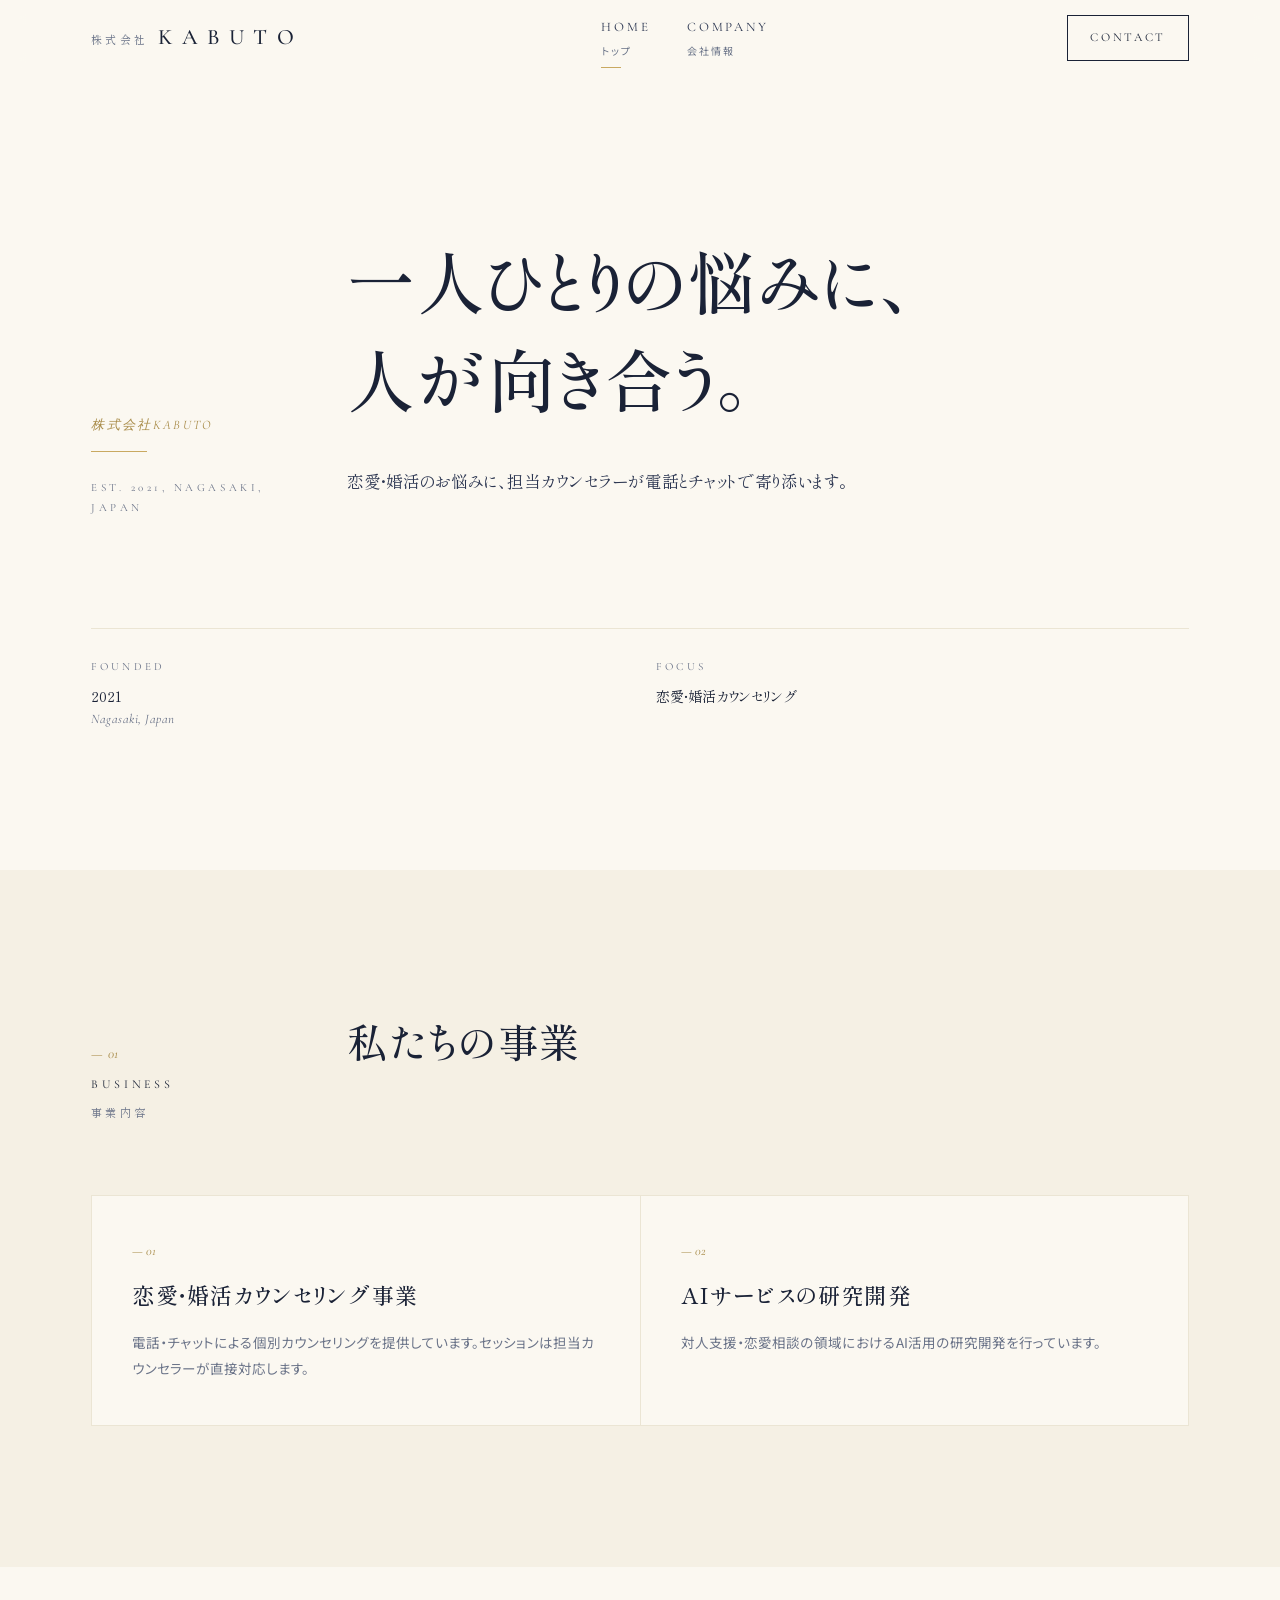
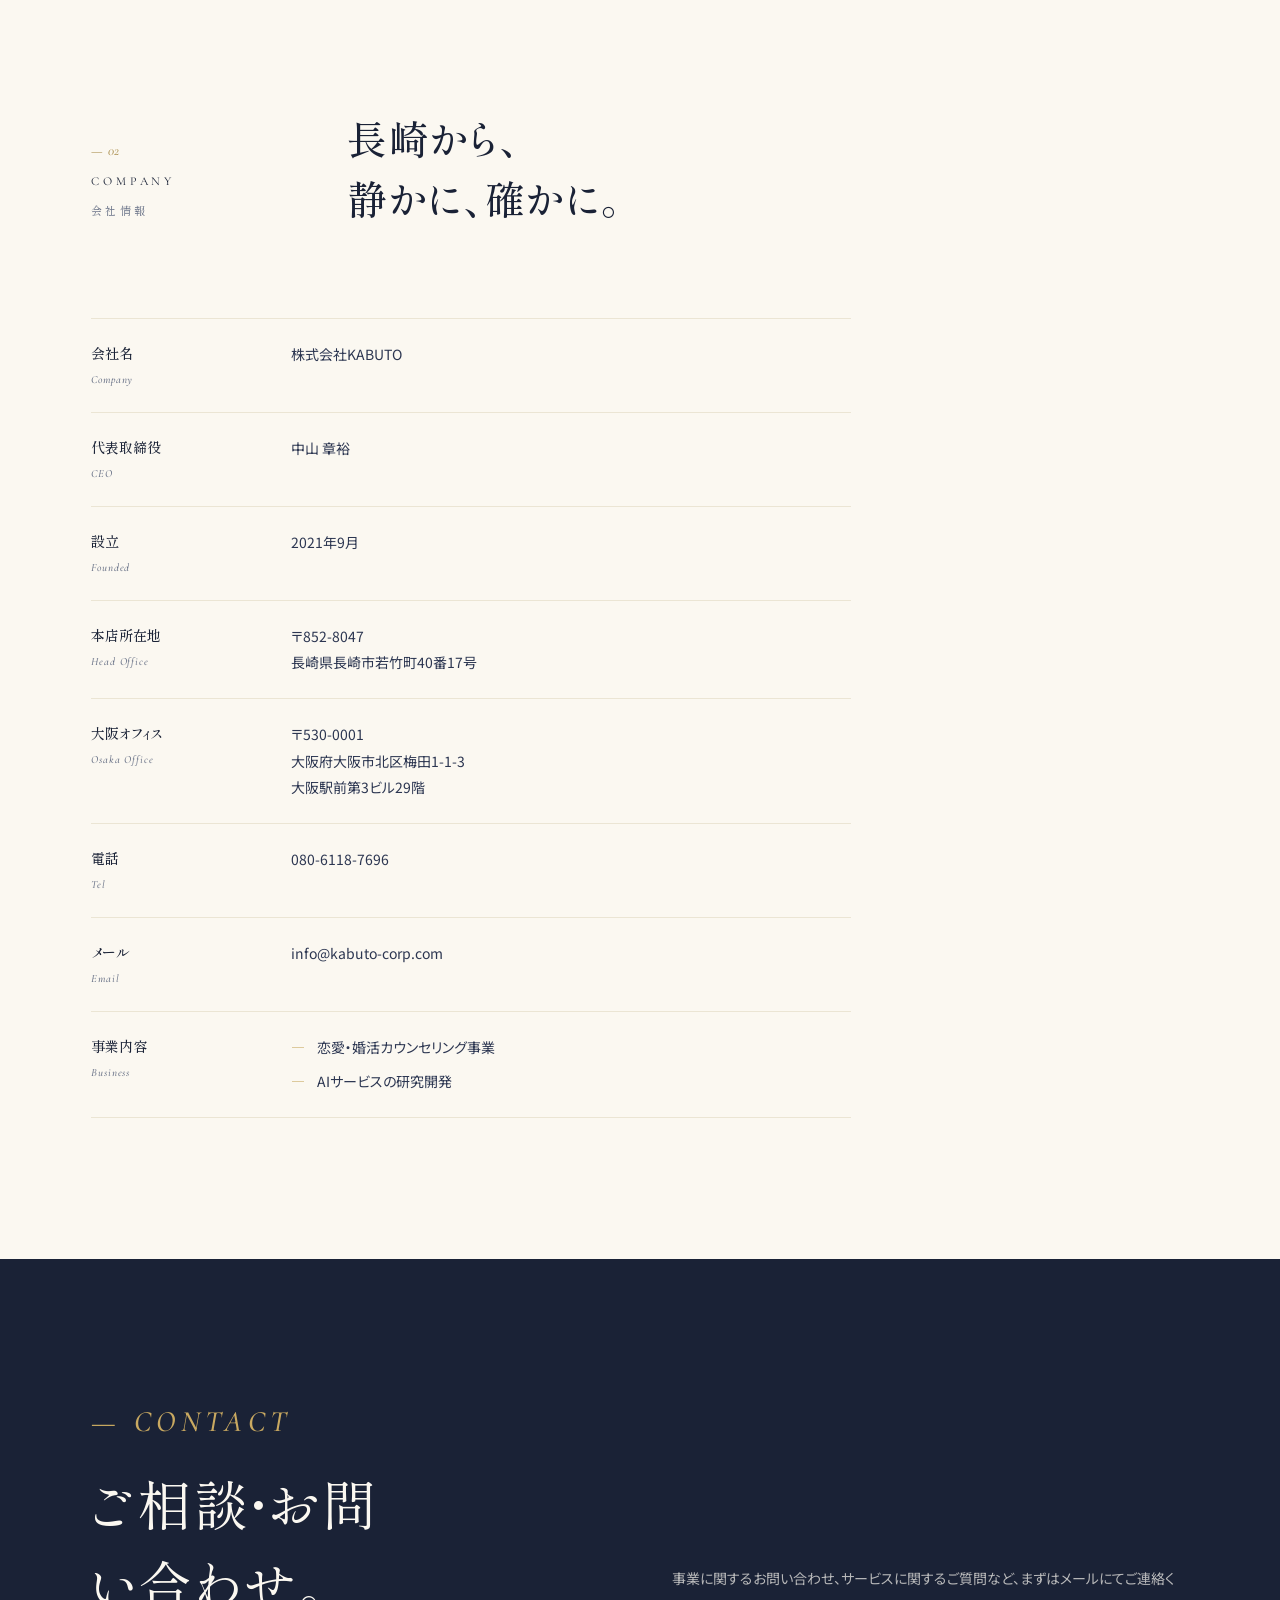
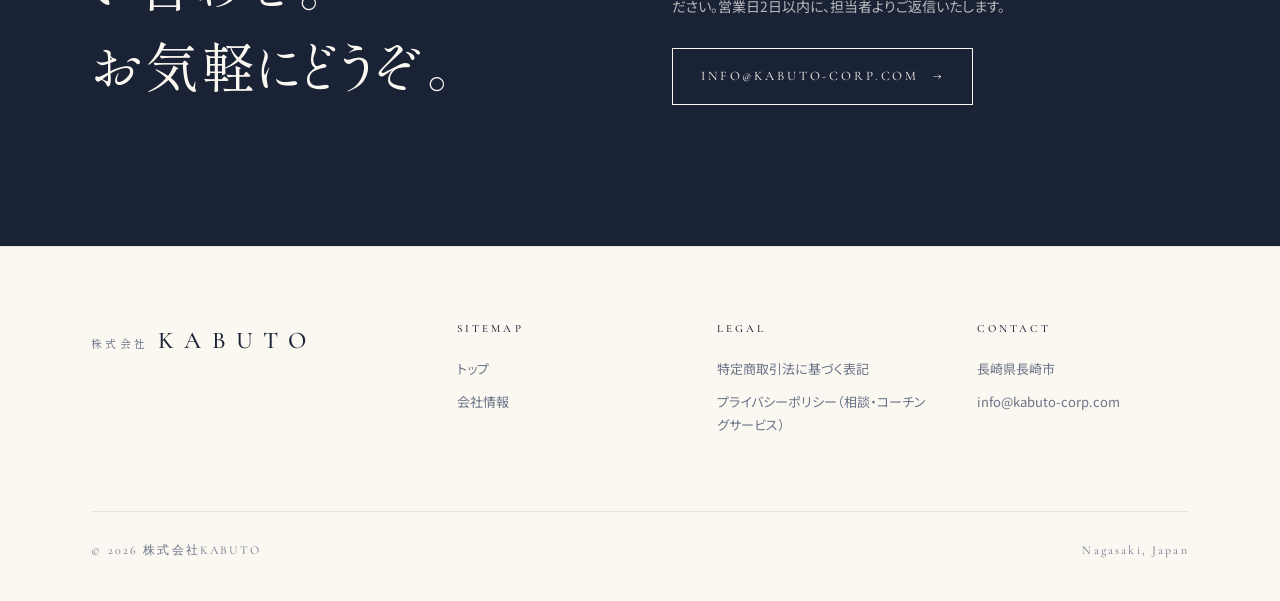
<file: index.html>
<!doctype html>
<html lang="ja">
<head>
<meta charset="utf-8" />
<meta name="viewport" content="width=device-width, initial-scale=1" />
<title>株式会社KABUTO</title>
<meta name="description" content="株式会社KABUTOは、長崎を拠点に、恋愛・婚活カウンセリング事業とAIサービスの研究開発を行う会社です。" />
<link rel="preconnect" href="https://fonts.googleapis.com">
<link rel="preconnect" href="https://fonts.gstatic.com" crossorigin>
<link href="https://fonts.googleapis.com/css2?family=Cormorant+Garamond:ital,wght@0,400;0,500;0,600;1,400;1,500&family=Shippori+Mincho:wght@400;500;600;700&family=Noto+Sans+JP:wght@300;400;500;600&family=Inter:wght@400;500&display=swap" rel="stylesheet">
<link rel="stylesheet" href="styles.css" />
<style>
  /* =============== Page-local: index =============== */

  /* ---- Hero ---- */
  .hero {
    padding-top: clamp(80px, 12vw, 160px);
    padding-bottom: clamp(80px, 11vw, 140px);
    position: relative;
    overflow: hidden;
  }
  .hero-grid {
    display: grid;
    grid-template-columns: 200px 1fr;
    gap: 56px;
    align-items: end;
  }
  .hero .meta { display: flex; flex-direction: column; gap: 14px; }
  .hero .meta .label-en {
    font-family: var(--serif-en);
    font-style: italic;
    font-size: 13px;
    letter-spacing: 0.18em;
    color: var(--accent-deep);
  }
  .hero .meta .stamp {
    width: 56px; height: 1px; background: var(--accent);
  }
  .hero .meta .established {
    font-family: var(--serif-en);
    font-size: 11px;
    letter-spacing: 0.32em;
    color: var(--ink-mute);
    text-transform: uppercase;
    margin-top: 12px;
  }
  .hero h1.h-display {
    margin-bottom: 36px;
  }
  .hero .sub-jp {
    font-family: var(--serif-jp);
    font-size: clamp(15px, 1.3vw, 18px);
    line-height: 2.05;
    color: var(--ink-2);
    max-width: 640px;
    margin: 0 0 20px;
  }
  .hero-meta-bar {
    margin-top: clamp(60px, 9vw, 110px);
    border-top: 1px solid var(--rule-soft);
    padding-top: 28px;
    display: grid;
    grid-template-columns: repeat(2, 1fr);
    gap: 32px;
  }
  .hero-meta-bar .item .k {
    font-family: var(--serif-en);
    font-size: 11px;
    letter-spacing: 0.28em;
    color: var(--ink-mute);
    text-transform: uppercase;
    margin-bottom: 8px;
  }
  .hero-meta-bar .item .v {
    font-family: var(--serif-jp);
    font-size: 14px;
    color: var(--ink);
    line-height: 1.6;
  }
  .hero-meta-bar .item .v em {
    font-family: var(--serif-en);
    font-style: italic;
    font-size: 13px;
    color: var(--ink-mute);
    display: block;
    margin-top: 2px;
    letter-spacing: 0.04em;
  }

  /* ---- Business ---- */
  /* small biz cards */
  .biz-small {
    display: grid;
    grid-template-columns: 1fr 1fr;
    gap: 1px;
    background: var(--rule-soft);
    border: 1px solid var(--rule-soft);
  }
  .biz-small .card {
    background: var(--bg);
    padding: 44px 40px;
  }
  .biz-small .card .num-tag {
    font-family: var(--serif-en);
    font-style: italic;
    font-size: 13px;
    color: var(--accent-deep);
    margin-bottom: 14px;
  }
  .biz-small .card h3 {
    font-family: var(--serif-jp);
    font-weight: 500;
    font-size: 22px;
    line-height: 1.5;
    letter-spacing: 0.06em;
    color: var(--ink);
    margin-bottom: 18px;
  }
  .biz-small .card p {
    font-family: var(--sans-jp);
    font-size: 13.5px;
    line-height: 1.95;
    color: var(--ink-mute);
    margin: 0;
  }

  /* ---- Company ---- */
  .company-grid {
    display: grid;
    grid-template-columns: 1fr;
    gap: 96px;
  }
  .info-table {
    width: 100%;
    max-width: 760px;
    border-top: 1px solid var(--rule-soft);
    border-collapse: collapse;
  }
  .info-table tr { border-bottom: 1px solid var(--rule-soft); }
  .info-table th, .info-table td {
    text-align: left;
    padding: 22px 0;
    font-family: var(--sans-jp);
    font-size: 14px;
    vertical-align: top;
  }
  .info-table th {
    width: 200px;
    font-weight: 500;
    color: var(--ink);
    font-family: var(--serif-jp);
  }
  .info-table th em {
    display: block;
    font-family: var(--serif-en);
    font-style: italic;
    font-size: 11px;
    color: var(--ink-mute);
    margin-top: 4px;
    letter-spacing: 0.08em;
  }
  .info-table td {
    color: var(--ink-2);
    line-height: 1.9;
  }
  .info-table td .biz-list {
    list-style: none; padding: 0; margin: 0;
    display: grid; gap: 8px;
  }
  .info-table td .biz-list li::before {
    content: "—";
    color: var(--accent);
    margin-right: 12px;
  }
  /* ---- Contact ---- */
  .contact {
    background: var(--ink);
    color: var(--bg);
  }
  .contact .container {
    display: grid;
    grid-template-columns: 1fr 1fr;
    gap: 64px;
    align-items: end;
  }
  .contact h2 {
    font-family: var(--serif-jp);
    font-weight: 400;
    color: var(--bg);
    font-size: clamp(34px, 4.4vw, 54px);
    line-height: 1.5;
    letter-spacing: 0.04em;
  }
  .contact h2 em {
    font-family: var(--serif-en);
    font-style: italic;
    color: var(--accent);
    font-size: 0.55em;
    display: block;
    margin-bottom: 18px;
    letter-spacing: 0.18em;
    text-transform: uppercase;
    font-weight: 500;
  }
  .contact .right p {
    font-family: var(--sans-jp);
    font-size: 14px;
    line-height: 2;
    color: rgba(251,248,241,0.7);
    margin: 0 0 28px;
  }
  .contact .btn {
    border-color: var(--bg);
    color: var(--bg);
  }
  .contact .btn:hover {
    background: var(--accent);
    border-color: var(--accent);
    color: var(--ink);
  }

  /* ---- responsive ---- */
  @media (max-width: 980px) {
    .hero-grid { grid-template-columns: 1fr; gap: 32px; }
    .biz-small { grid-template-columns: 1fr; }
    .company-grid { grid-template-columns: 1fr; gap: 48px; }
    .contact .container { grid-template-columns: 1fr; gap: 32px; }
    .hero-meta-bar { grid-template-columns: 1fr 1fr; }
  }
  @media (max-width: 560px) {
    .info-table th, .info-table td { padding: 16px 0; }
    .info-table th { width: 104px; padding-right: 12px; }
    .info-table td { overflow-wrap: anywhere; }
    .biz-small .card { padding: 32px 24px; }
  }
</style>
</head>
<body>

<main>

  <!-- =================== HERO =================== -->
  <section class="hero">
    <div class="container">
      <div class="hero-grid">
        <aside class="meta">
          <span class="label-en">株式会社KABUTO</span>
          <span class="stamp"></span>
          <span class="established">Est. 2021, Nagasaki, Japan</span>
        </aside>
        <div>
          <h1 class="h-display">一人ひとりの悩みに、<br/>人が向き合う。</h1>
          <p class="sub-jp">恋愛・婚活のお悩みに、担当カウンセラーが電話とチャットで寄り添います。</p>
        </div>
      </div>

      <div class="hero-meta-bar">
        <div class="item">
          <div class="k">Founded</div>
          <div class="v">2021<em>Nagasaki, Japan</em></div>
        </div>
        <div class="item">
          <div class="k">Focus</div>
          <div class="v">恋愛・婚活カウンセリング</div>
        </div>
      </div>
    </div>
  </section>

  <!-- =================== BUSINESS =================== -->
  <section class="section section-band" id="business">
    <div class="container">
      <div class="section-head">
        <div class="meta">
          <span class="num">— 01</span>
          <span class="lab">Business</span>
          <span class="lab-jp">事業内容</span>
        </div>
        <div class="heading">
          <h2 class="h-section">私たちの事業</h2>
        </div>
      </div>

      <div class="biz-small">
        <div class="card">
          <div class="num-tag">— 01</div>
          <h3>恋愛・婚活カウンセリング事業</h3>
          <p>電話・チャットによる個別カウンセリングを提供しています。セッションは担当カウンセラーが直接対応します。</p>
        </div>
        <div class="card">
          <div class="num-tag">— 02</div>
          <h3>AIサービスの研究開発</h3>
          <p>対人支援・恋愛相談の領域におけるAI活用の研究開発を行っています。</p>
        </div>
      </div>
    </div>
  </section>

  <!-- =================== COMPANY =================== -->
  <section class="section" id="company">
    <div class="container">
      <div class="section-head">
        <div class="meta">
          <span class="num">— 02</span>
          <span class="lab">Company</span>
          <span class="lab-jp">会社情報</span>
        </div>
        <div class="heading">
          <h2 class="h-section">長崎から、<br/>静かに、確かに。</h2>
        </div>
      </div>

      <div class="company-grid">
        <table class="info-table">
          <tr>
            <th>会社名<em>Company</em></th>
            <td>株式会社KABUTO</td>
          </tr>
          <tr>
            <th>代表取締役<em>CEO</em></th>
            <td>中山 章裕</td>
          </tr>
          <tr>
            <th>設立<em>Founded</em></th>
            <td>2021年9月</td>
          </tr>
          <tr>
            <th>本店所在地<em>Head Office</em></th>
            <td>〒852-8047<br/>長崎県長崎市若竹町40番17号</td>
          </tr>
          <tr>
            <th>大阪オフィス<em>Osaka Office</em></th>
            <td>〒530-0001<br/>大阪府大阪市北区梅田1-1-3<br/>大阪駅前第3ビル29階</td>
          </tr>
          <tr>
            <th>電話<em>Tel</em></th>
            <td>080-6118-7696</td>
          </tr>
          <tr>
            <th>メール<em>Email</em></th>
            <td>info@kabuto-corp.com</td>
          </tr>
          <tr>
            <th>事業内容<em>Business</em></th>
            <td>
              <ul class="biz-list">
                <li>恋愛・婚活カウンセリング事業</li>
                <li>AIサービスの研究開発</li>
              </ul>
            </td>
          </tr>
        </table>
      </div>
    </div>
  </section>

  <!-- =================== CONTACT =================== -->
  <section class="section contact" id="contact">
    <div class="container">
      <div class="left">
        <h2>
          <em>— Contact</em>
          ご相談・お問い合わせ。<br/>お気軽にどうぞ。
        </h2>
      </div>
      <div class="right">
        <p>事業に関するお問い合わせ、サービスに関するご質問など、まずはメールにてご連絡ください。営業日2日以内に、担当者よりご返信いたします。</p>
        <a href="mailto:info@kabuto-corp.com" class="btn">info@kabuto-corp.com <span class="arr">→</span></a>
      </div>
    </div>
  </section>

</main>

<script src="partials.js"></script>
<script>KABUTO.mountChrome('home');</script>
</body>
</html>
</file>
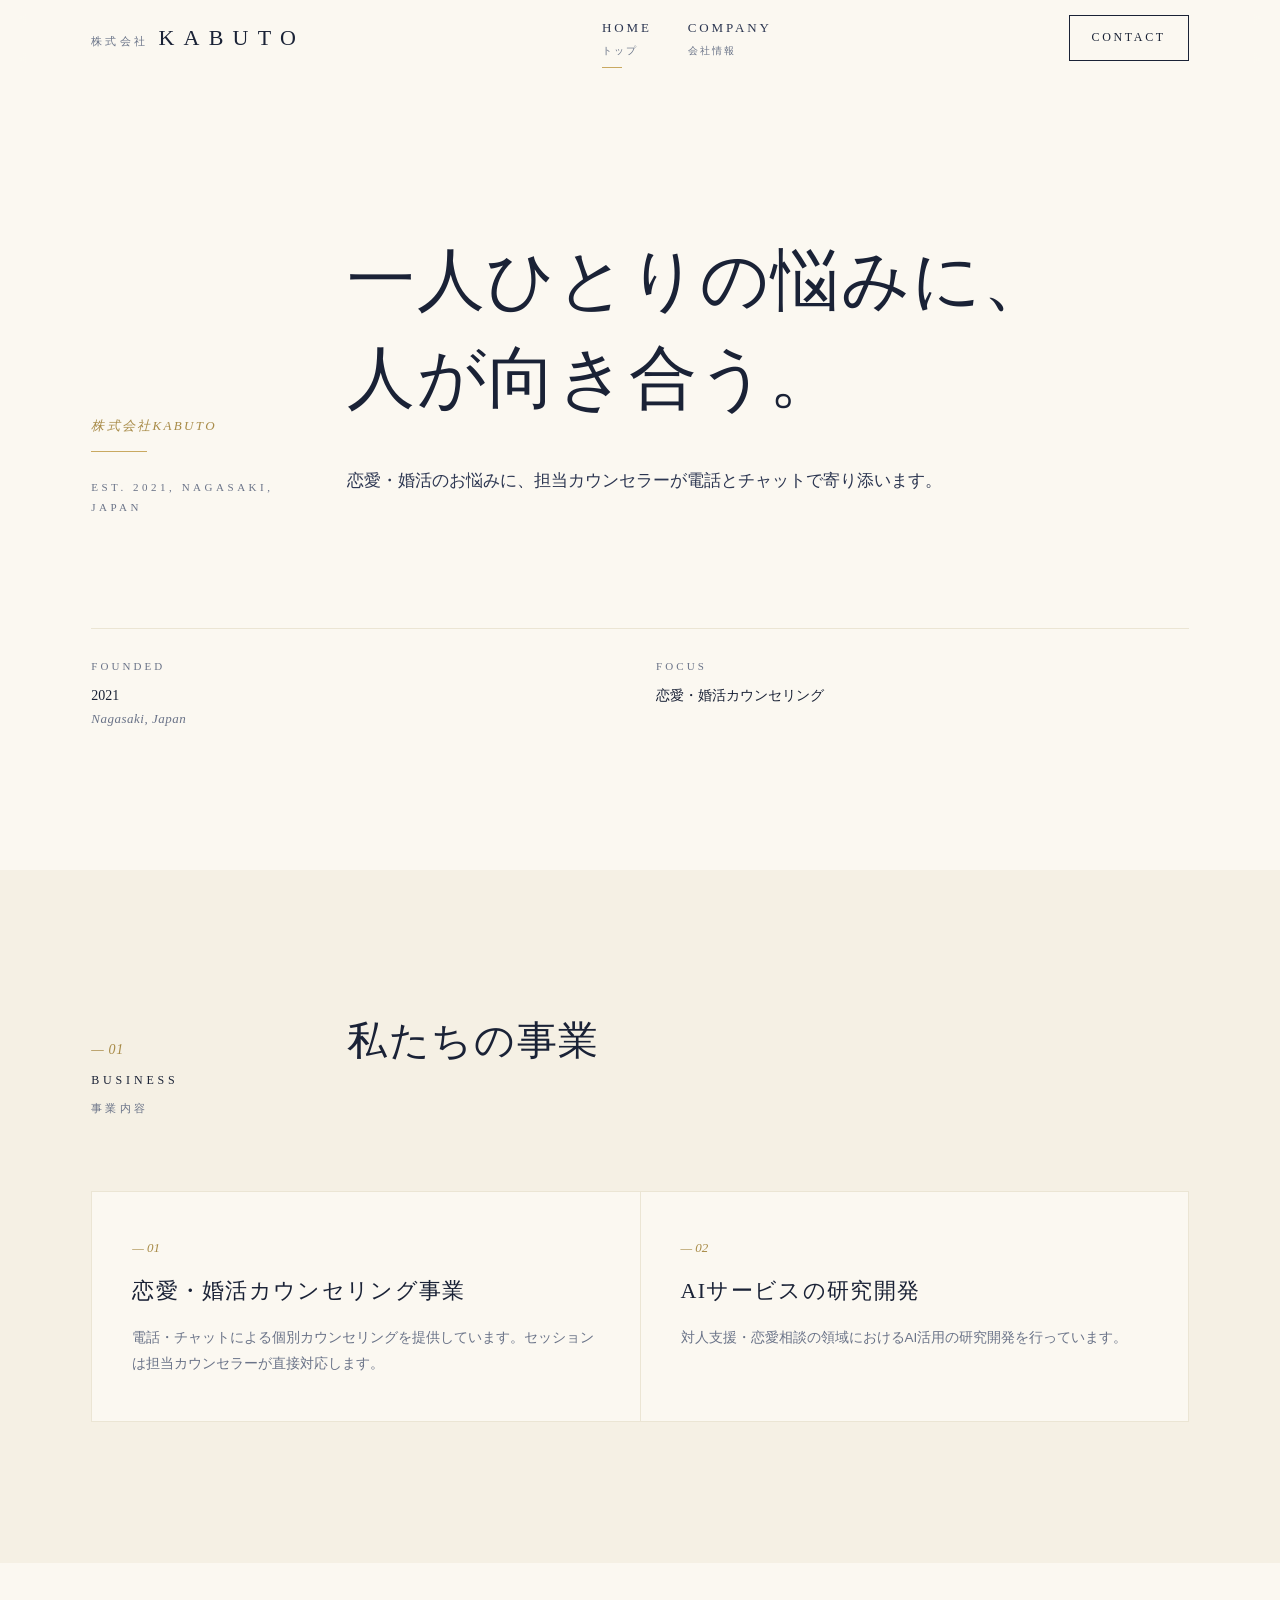
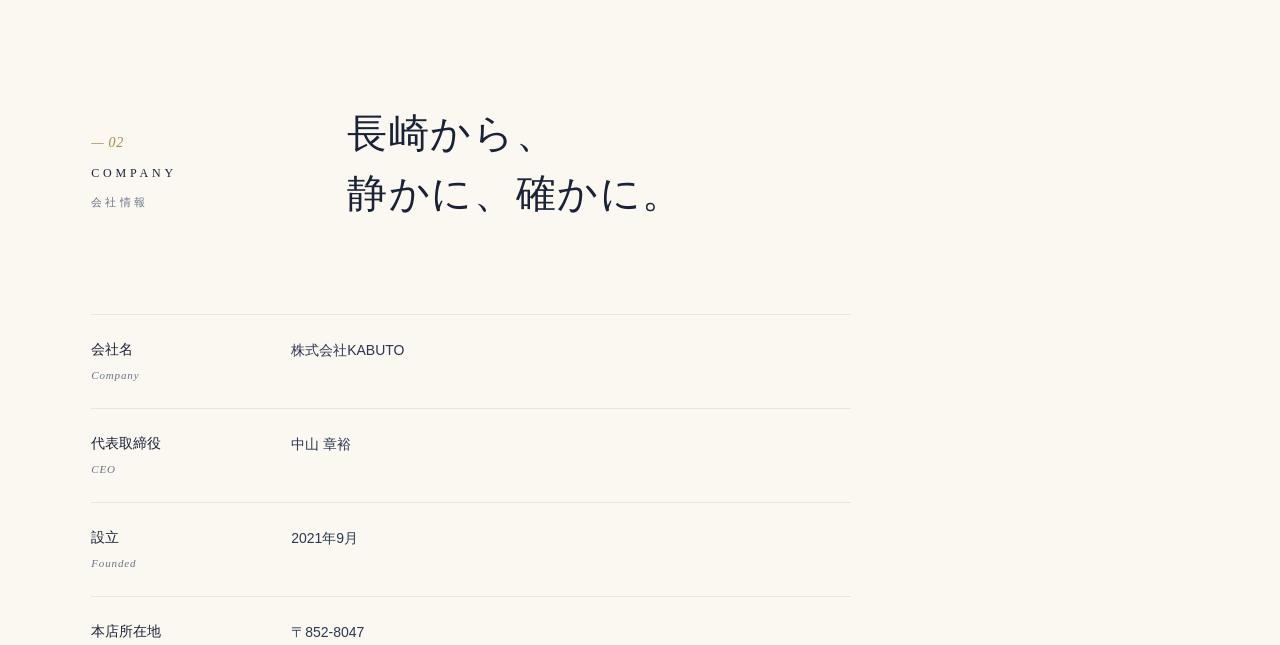
<file: nakadachi.html>
<!doctype html>
<html lang="ja">
<head>
<meta charset="utf-8">
<meta name="viewport" content="width=device-width, initial-scale=1">
<title>株式会社KABUTO</title>
<meta name="robots" content="noindex">
<link rel="canonical" href="https://www.kabuto-corp.com/index.html">
<meta http-equiv="refresh" content="0; url=index.html">
</head>
<body>
<p><a href="index.html">index.html</a></p>
</body>
</html>
</file>
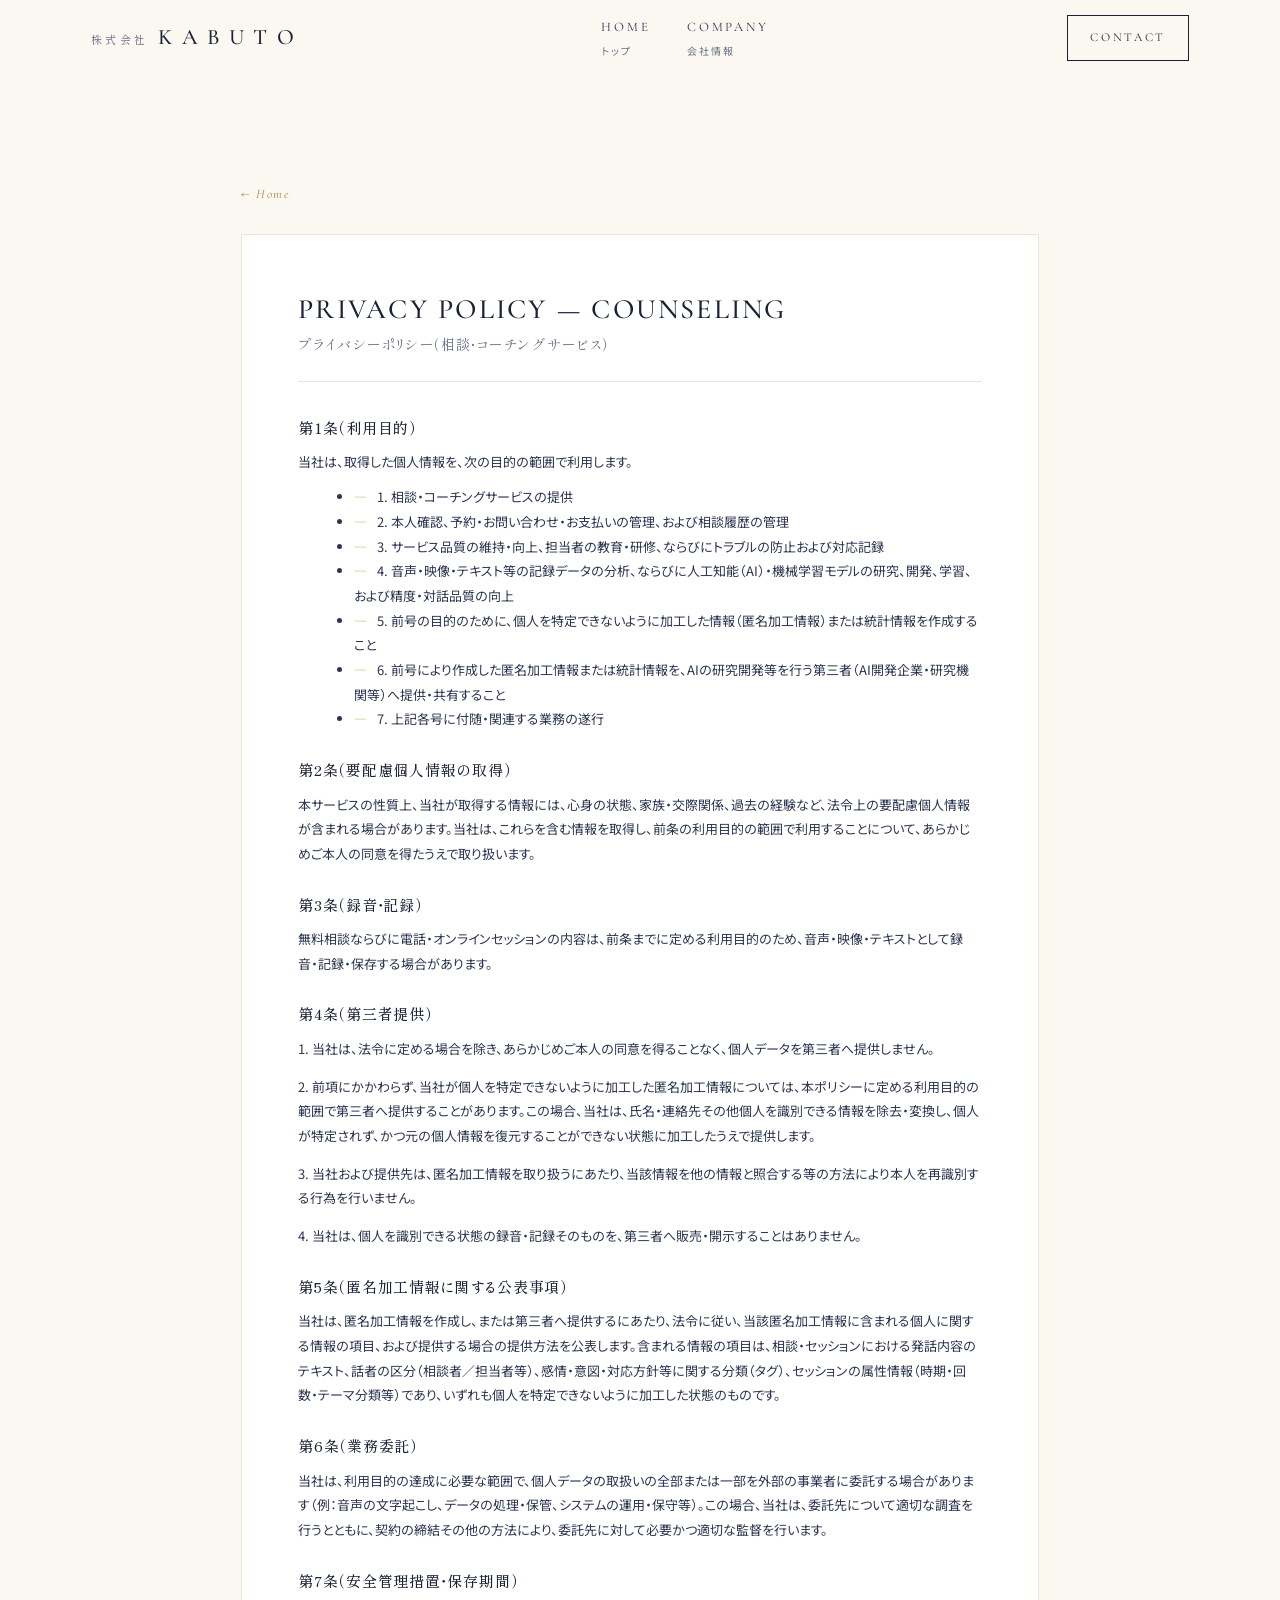
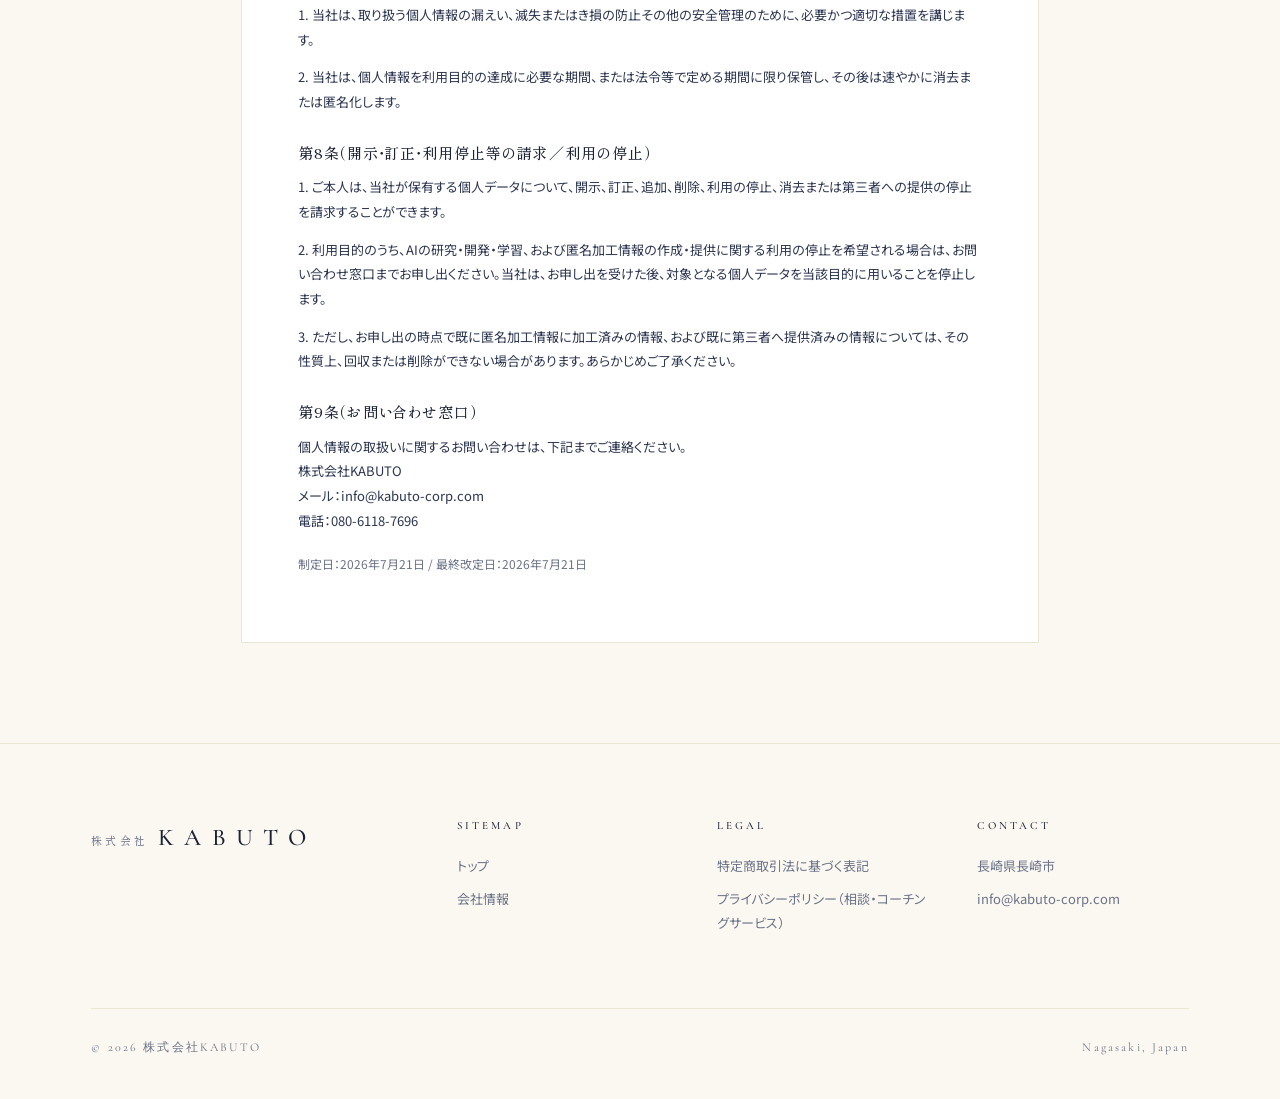
<file: privacy-counseling.html>
<!doctype html>
<html lang="ja">
<head>
  <meta charset="utf-8">
  <meta name="viewport" content="width=device-width, initial-scale=1">
  <title>プライバシーポリシー（相談・コーチングサービス）| 株式会社KABUTO</title>
  <link rel="preconnect" href="https://fonts.googleapis.com">
  <link rel="preconnect" href="https://fonts.gstatic.com" crossorigin>
  <link href="https://fonts.googleapis.com/css2?family=Cormorant+Garamond:ital,wght@0,400;0,500;0,600;1,400;1,500&family=Shippori+Mincho:wght@400;500;600;700&family=Noto+Sans+JP:wght@300;400;500;600&family=Inter:wght@400;500&display=swap" rel="stylesheet">
  <link rel="stylesheet" href="styles.css">
  <style>
    .legal-section { padding: clamp(48px,8vw,100px) var(--gutter); max-width: 900px; margin: 0 auto; }
    .back-link { display: inline-flex; align-items: center; gap: 10px; margin-bottom: 28px; font-family: var(--serif-en); font-style: italic; font-size: 13px; letter-spacing: 0.12em; color: var(--accent-deep); transition: color .2s; }
    .back-link:hover { color: var(--ink); }
    .legal-card { background: var(--paper); border: 1px solid var(--rule-soft); padding: clamp(28px,5vw,56px); }
    .legal-card h2 { font-family: var(--serif-en); font-weight: 500; font-size: clamp(20px,2.2vw,28px); letter-spacing: 0.08em; color: var(--ink); margin-bottom: 4px; }
    .legal-card .jp-title { font-family: var(--serif-jp); font-size: 14px; color: var(--ink-mute); margin-bottom: 36px; padding-bottom: 24px; border-bottom: 1px solid var(--rule-soft); letter-spacing: 0.1em; }
    .legal-body h3 { font-family: var(--serif-jp); font-size: 15px; font-weight: 500; margin-top: 28px; margin-bottom: 10px; color: var(--ink); letter-spacing: 0.06em; }
    .legal-body p { font-family: var(--sans-jp); font-size: 13px; line-height: 1.9; color: var(--ink-2); margin-bottom: 10px; }
    .legal-body ul { margin: 6px 0 14px 16px; font-size: 13px; line-height: 1.9; color: var(--ink-2); }
    .legal-body ul li::before { content: "—"; color: var(--accent); margin-right: 10px; }
  </style>
</head>
<body>
<main>
  <section class="legal-section">
    <a href="index.html" class="back-link">← Home</a>
    <div class="legal-card">
      <h2>PRIVACY POLICY — COUNSELING</h2>
      <div class="jp-title">プライバシーポリシー（相談・コーチングサービス）</div>
      <div class="legal-body">
        <h3>第1条（利用目的）</h3>
        <p>当社は、取得した個人情報を、次の目的の範囲で利用します。</p>
        <ul>
          <li>1. 相談・コーチングサービスの提供</li>
          <li>2. 本人確認、予約・お問い合わせ・お支払いの管理、および相談履歴の管理</li>
          <li>3. サービス品質の維持・向上、担当者の教育・研修、ならびにトラブルの防止および対応記録</li>
          <li>4. 音声・映像・テキスト等の記録データの分析、ならびに人工知能（AI）・機械学習モデルの研究、開発、学習、および精度・対話品質の向上</li>
          <li>5. 前号の目的のために、個人を特定できないように加工した情報（匿名加工情報）または統計情報を作成すること</li>
          <li>6. 前号により作成した匿名加工情報または統計情報を、AIの研究開発等を行う第三者（AI開発企業・研究機関等）へ提供・共有すること</li>
          <li>7. 上記各号に付随・関連する業務の遂行</li>
        </ul>

        <h3>第2条（要配慮個人情報の取得）</h3>
        <p>本サービスの性質上、当社が取得する情報には、心身の状態、家族・交際関係、過去の経験など、法令上の要配慮個人情報が含まれる場合があります。当社は、これらを含む情報を取得し、前条の利用目的の範囲で利用することについて、あらかじめご本人の同意を得たうえで取り扱います。</p>

        <h3>第3条（録音・記録）</h3>
        <p>無料相談ならびに電話・オンラインセッションの内容は、前条までに定める利用目的のため、音声・映像・テキストとして録音・記録・保存する場合があります。</p>

        <h3>第4条（第三者提供）</h3>
        <p>1. 当社は、法令に定める場合を除き、あらかじめご本人の同意を得ることなく、個人データを第三者へ提供しません。</p>
        <p>2. 前項にかかわらず、当社が個人を特定できないように加工した匿名加工情報については、本ポリシーに定める利用目的の範囲で第三者へ提供することがあります。この場合、当社は、氏名・連絡先その他個人を識別できる情報を除去・変換し、個人が特定されず、かつ元の個人情報を復元することができない状態に加工したうえで提供します。</p>
        <p>3. 当社および提供先は、匿名加工情報を取り扱うにあたり、当該情報を他の情報と照合する等の方法により本人を再識別する行為を行いません。</p>
        <p>4. 当社は、個人を識別できる状態の録音・記録そのものを、第三者へ販売・開示することはありません。</p>

        <h3>第5条（匿名加工情報に関する公表事項）</h3>
        <p>当社は、匿名加工情報を作成し、または第三者へ提供するにあたり、法令に従い、当該匿名加工情報に含まれる個人に関する情報の項目、および提供する場合の提供方法を公表します。含まれる情報の項目は、相談・セッションにおける発話内容のテキスト、話者の区分（相談者／担当者等）、感情・意図・対応方針等に関する分類（タグ）、セッションの属性情報（時期・回数・テーマ分類等）であり、いずれも個人を特定できないように加工した状態のものです。</p>

        <h3>第6条（業務委託）</h3>
        <p>当社は、利用目的の達成に必要な範囲で、個人データの取扱いの全部または一部を外部の事業者に委託する場合があります（例：音声の文字起こし、データの処理・保管、システムの運用・保守等）。この場合、当社は、委託先について適切な調査を行うとともに、契約の締結その他の方法により、委託先に対して必要かつ適切な監督を行います。</p>

        <h3>第7条（安全管理措置・保存期間）</h3>
        <p>1. 当社は、取り扱う個人情報の漏えい、滅失またはき損の防止その他の安全管理のために、必要かつ適切な措置を講じます。</p>
        <p>2. 当社は、個人情報を利用目的の達成に必要な期間、または法令等で定める期間に限り保管し、その後は速やかに消去または匿名化します。</p>

        <h3>第8条（開示・訂正・利用停止等の請求／利用の停止）</h3>
        <p>1. ご本人は、当社が保有する個人データについて、開示、訂正、追加、削除、利用の停止、消去または第三者への提供の停止を請求することができます。</p>
        <p>2. 利用目的のうち、AIの研究・開発・学習、および匿名加工情報の作成・提供に関する利用の停止を希望される場合は、お問い合わせ窓口までお申し出ください。当社は、お申し出を受けた後、対象となる個人データを当該目的に用いることを停止します。</p>
        <p>3. ただし、お申し出の時点で既に匿名加工情報に加工済みの情報、および既に第三者へ提供済みの情報については、その性質上、回収または削除ができない場合があります。あらかじめご了承ください。</p>

        <h3>第9条（お問い合わせ窓口）</h3>
        <p>個人情報の取扱いに関するお問い合わせは、下記までご連絡ください。<br>株式会社KABUTO<br>メール：info@kabuto-corp.com<br>電話：080-6118-7696</p>

        <p style="margin-top:20px;color:var(--ink-mute);font-size:12px;">制定日：2026年7月21日 / 最終改定日：2026年7月21日</p>
      </div>
    </div>
  </section>
</main>
<script src="partials.js"></script>
<script>KABUTO.mountChrome('legal');</script>
</body>
</html>
</file>
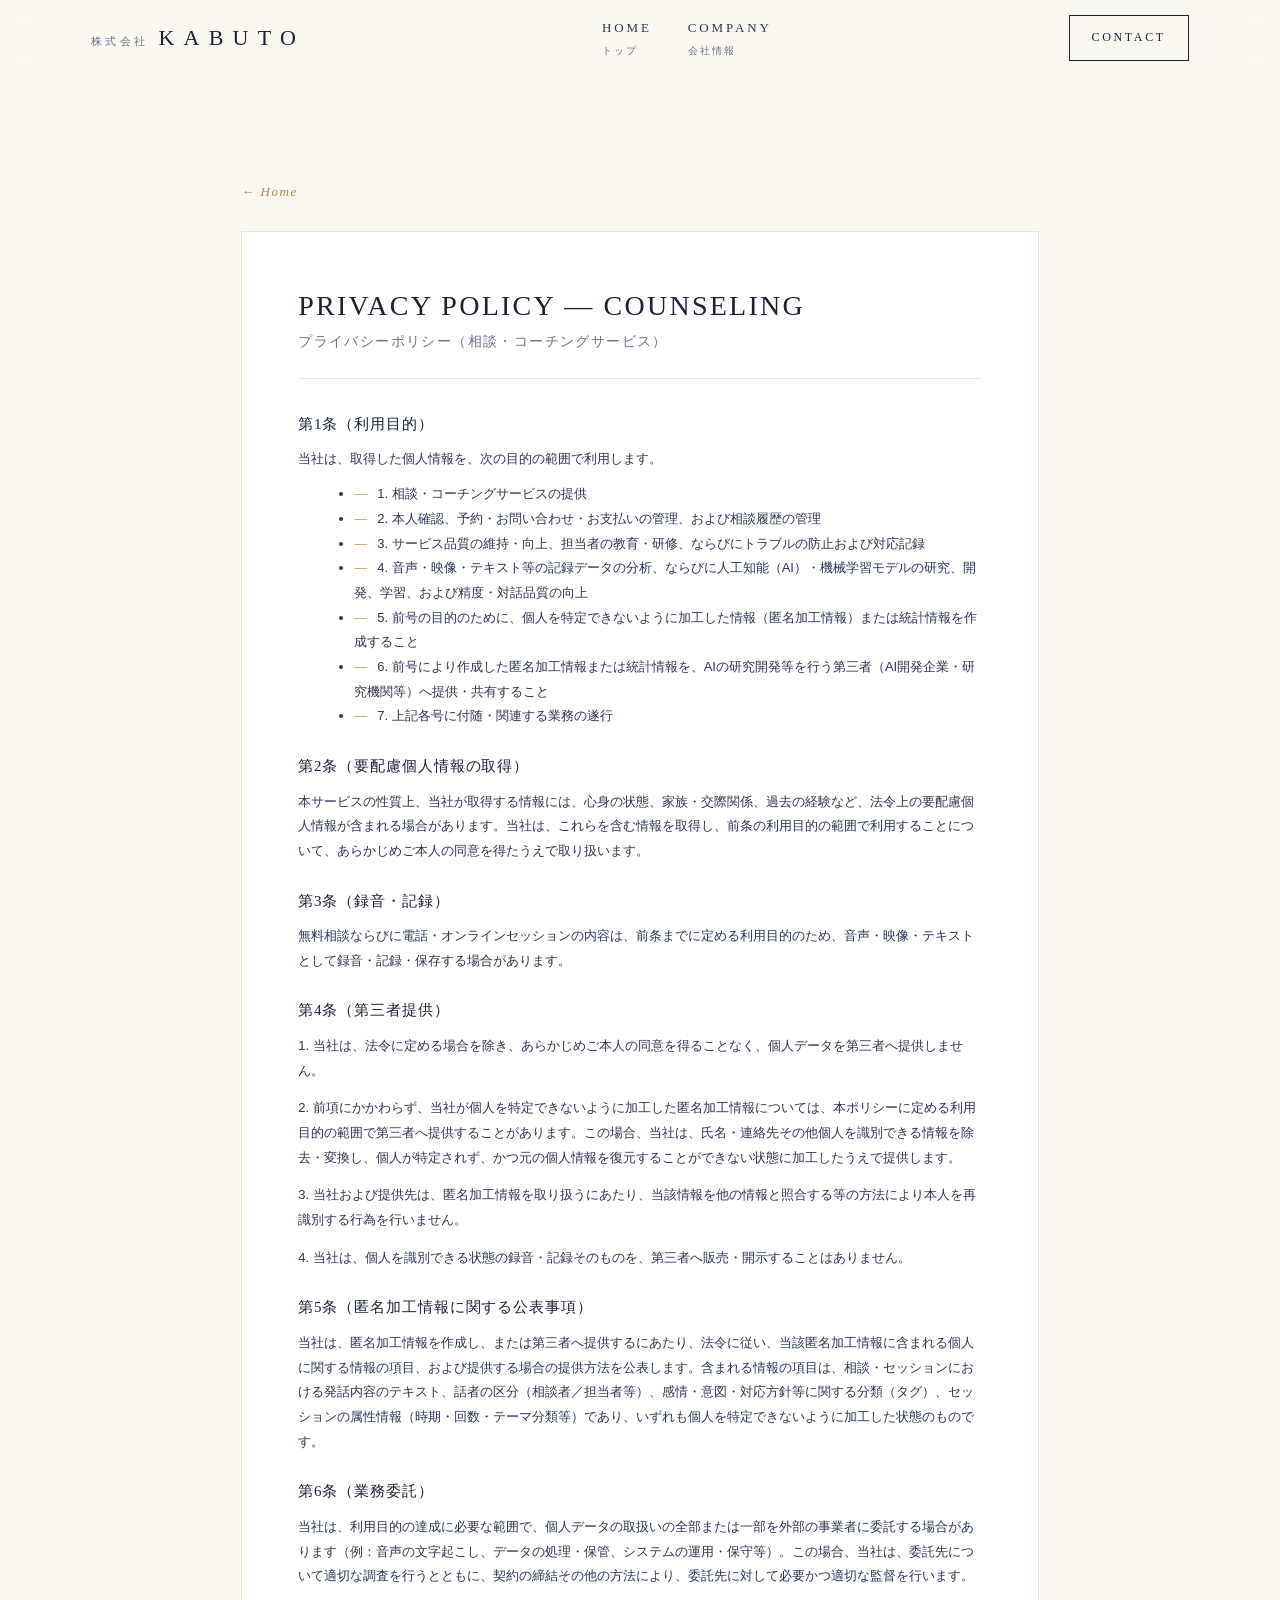
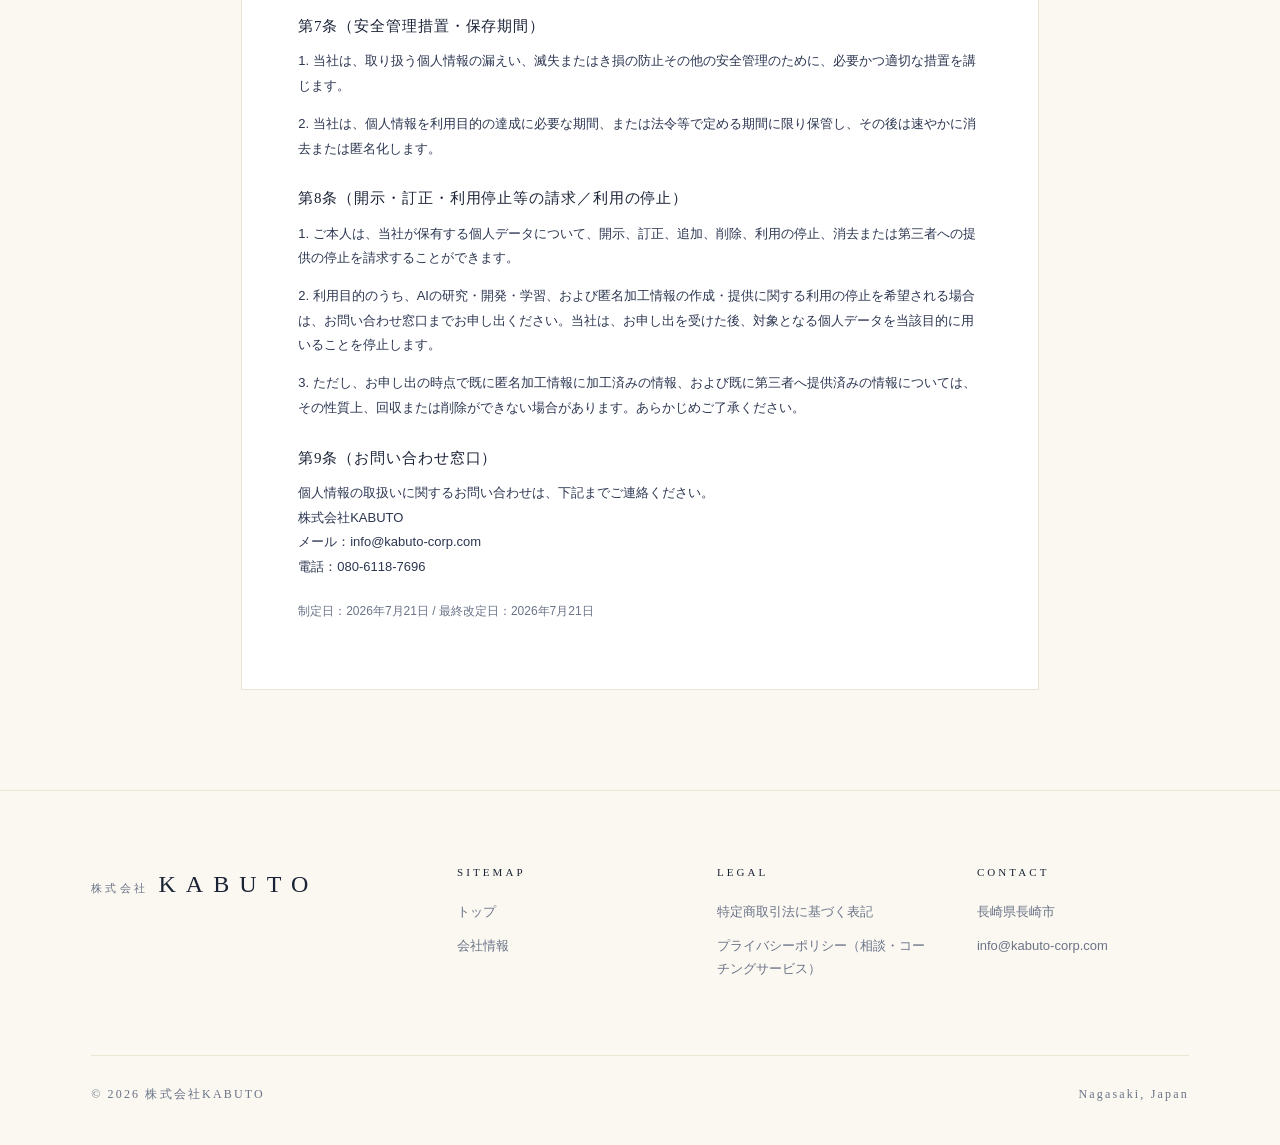
<file: privacy.html>
<!doctype html>
<html lang="ja">
<head>
<meta charset="utf-8">
<meta name="viewport" content="width=device-width, initial-scale=1">
<title>株式会社KABUTO</title>
<meta name="robots" content="noindex">
<link rel="canonical" href="https://www.kabuto-corp.com/privacy-counseling.html">
<meta http-equiv="refresh" content="0; url=privacy-counseling.html">
</head>
<body>
<p><a href="privacy-counseling.html">privacy-counseling.html</a></p>
</body>
</html>
</file>
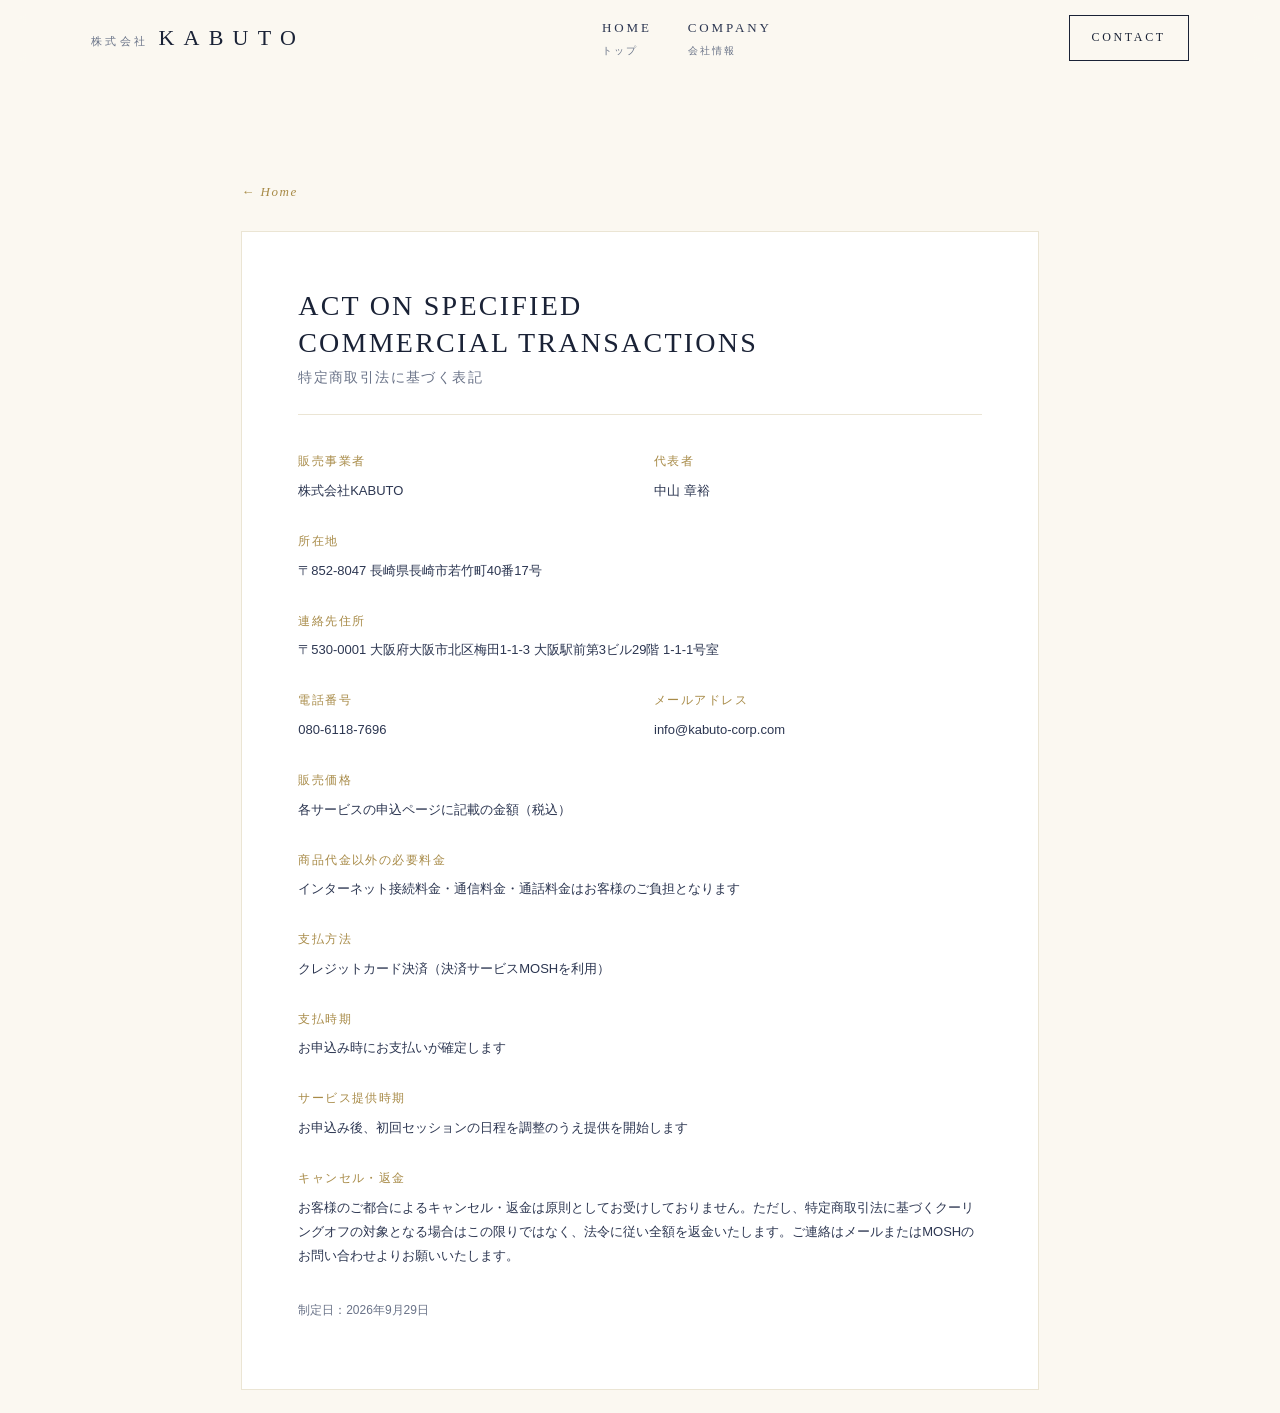
<file: refund.html>
<!doctype html>
<html lang="ja">
<head>
<meta charset="utf-8">
<meta name="viewport" content="width=device-width, initial-scale=1">
<title>株式会社KABUTO</title>
<meta name="robots" content="noindex">
<link rel="canonical" href="https://www.kabuto-corp.com/tokushoho.html">
<meta http-equiv="refresh" content="0; url=tokushoho.html">
</head>
<body>
<p><a href="tokushoho.html">tokushoho.html</a></p>
</body>
</html>
</file>
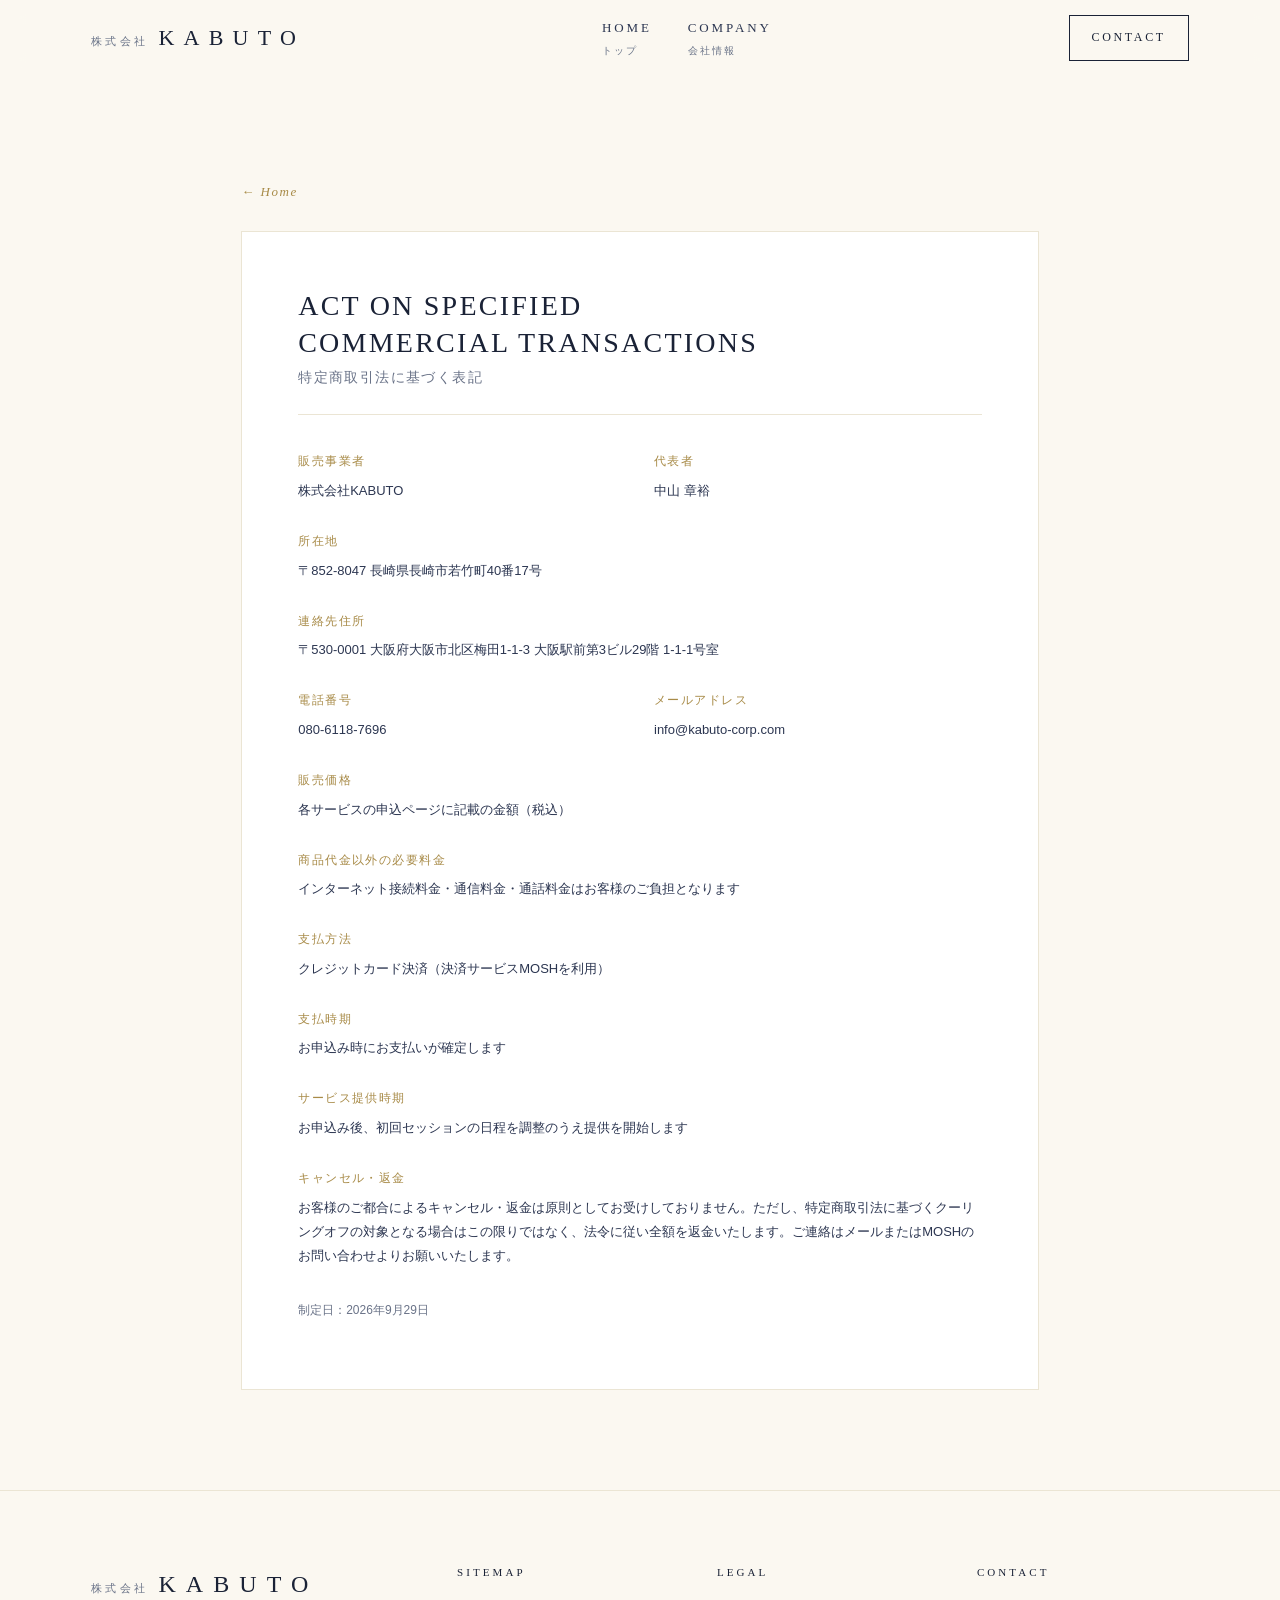
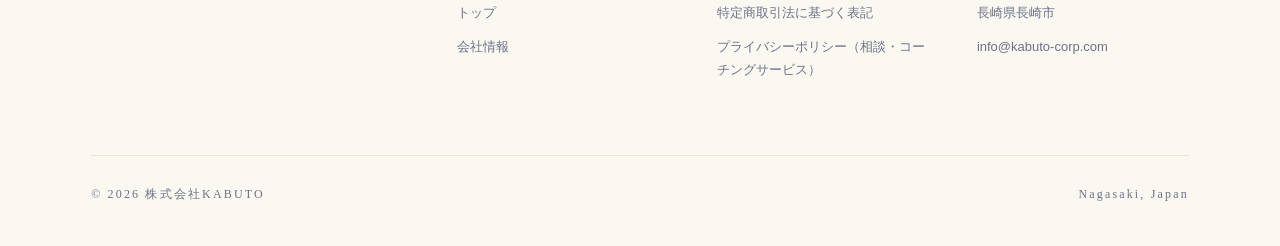
<file: tokusho.html>
<!doctype html>
<html lang="ja">
<head>
<meta charset="utf-8">
<meta name="viewport" content="width=device-width, initial-scale=1">
<title>特定商取引法に基づく表記 | 株式会社KABUTO</title>
<meta name="robots" content="noindex">
<link rel="canonical" href="https://www.kabuto-corp.com/tokushoho.html">
<meta http-equiv="refresh" content="0; url=tokushoho.html">
</head>
<body>
<p><a href="tokushoho.html">tokushoho.html</a></p>
</body>
</html>
</file>
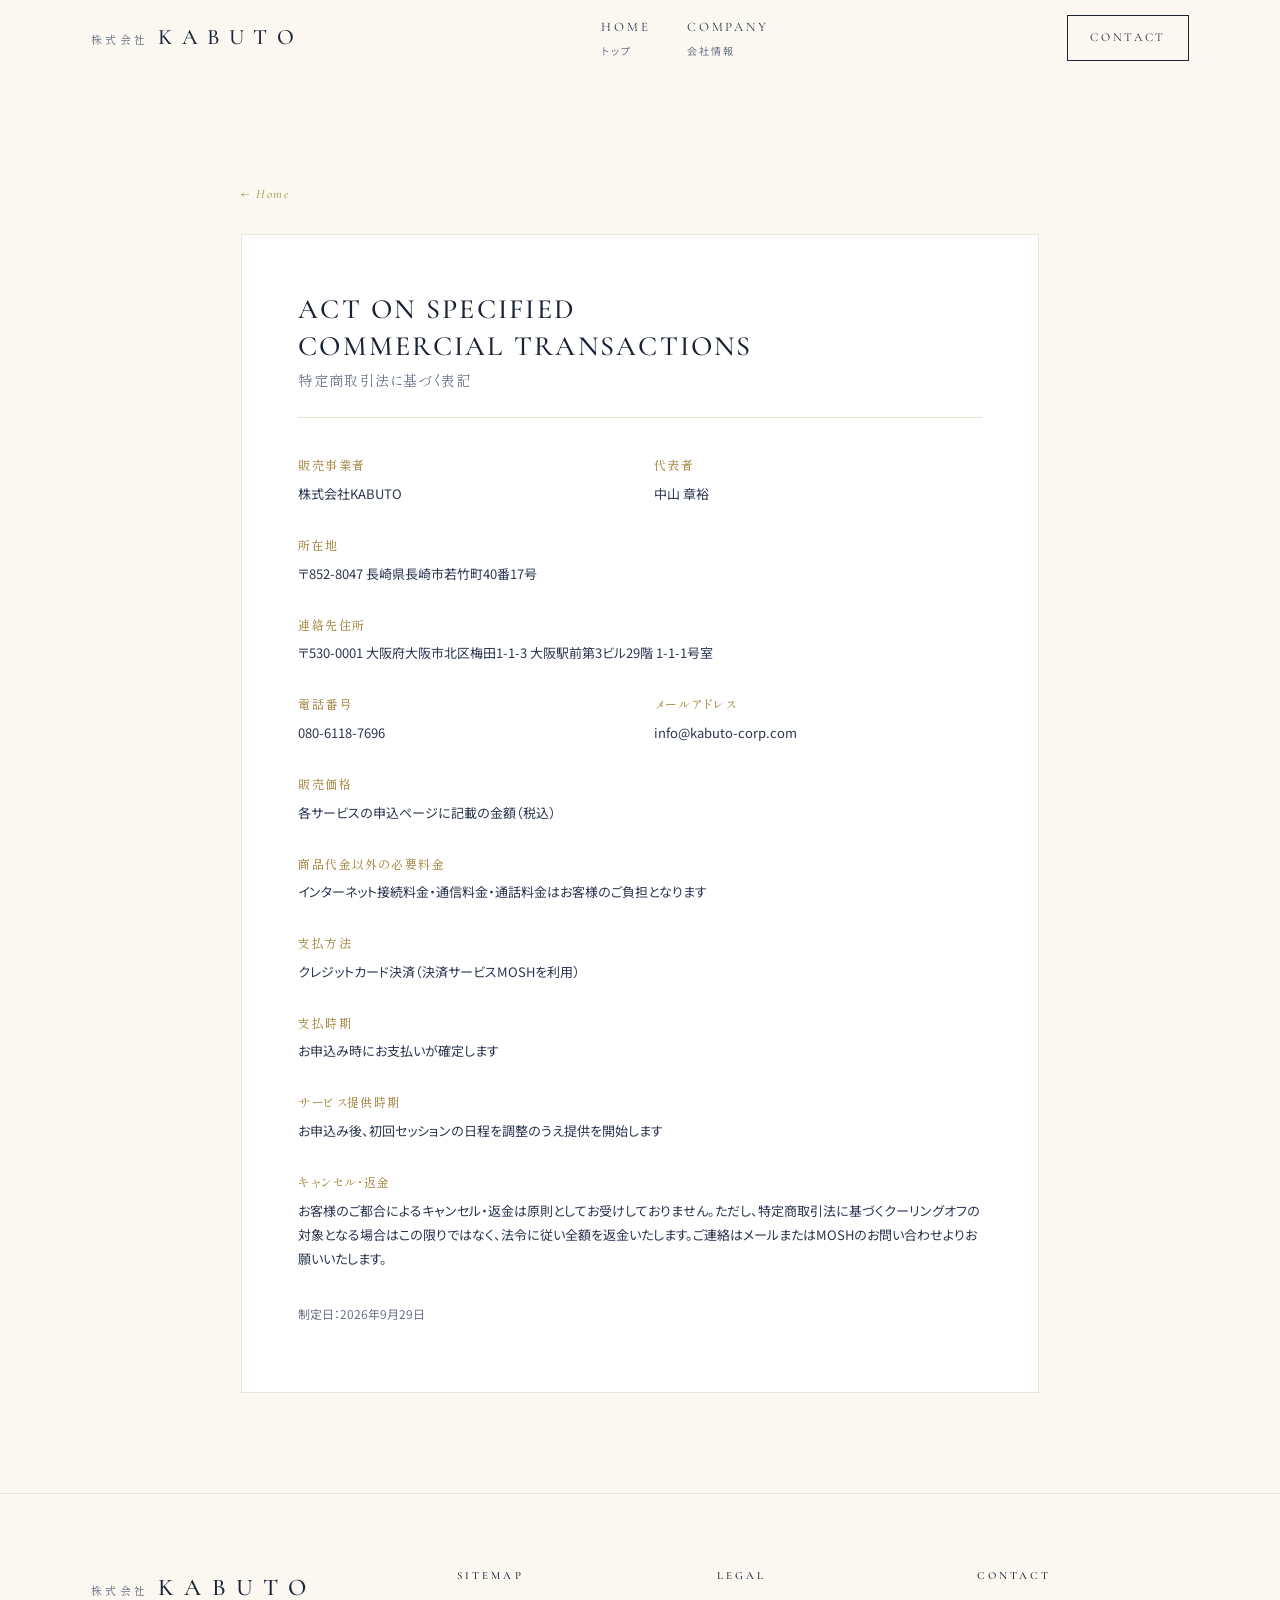
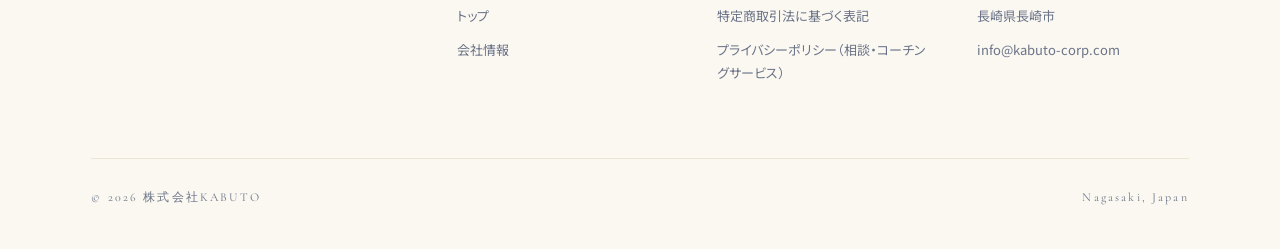
<file: tokushoho.html>
<!doctype html>
<html lang="ja">
<head>
  <meta charset="utf-8">
  <meta name="viewport" content="width=device-width, initial-scale=1">
  <title>特定商取引法に基づく表記 | 株式会社KABUTO</title>
  <link rel="preconnect" href="https://fonts.googleapis.com">
  <link rel="preconnect" href="https://fonts.gstatic.com" crossorigin>
  <link href="https://fonts.googleapis.com/css2?family=Cormorant+Garamond:ital,wght@0,400;0,500;0,600;1,400;1,500&family=Shippori+Mincho:wght@400;500;600;700&family=Noto+Sans+JP:wght@300;400;500;600&family=Inter:wght@400;500&display=swap" rel="stylesheet">
  <link rel="stylesheet" href="styles.css">
  <style>
    .legal-section { padding: clamp(48px,8vw,100px) var(--gutter); max-width: 900px; margin: 0 auto; }
    .back-link { display: inline-flex; align-items: center; gap: 10px; margin-bottom: 28px; font-family: var(--serif-en); font-style: italic; font-size: 13px; letter-spacing: 0.12em; color: var(--accent-deep); transition: color .2s; }
    .back-link:hover { color: var(--ink); }
    .legal-card { background: var(--paper); border: 1px solid var(--rule-soft); padding: clamp(28px,5vw,56px); }
    .legal-card h2 { font-family: var(--serif-en); font-weight: 500; font-size: clamp(20px,2.2vw,28px); letter-spacing: 0.08em; color: var(--ink); margin-bottom: 4px; }
    .legal-card .jp-title { font-family: var(--serif-jp); font-size: 14px; color: var(--ink-mute); margin-bottom: 36px; padding-bottom: 24px; border-bottom: 1px solid var(--rule-soft); letter-spacing: 0.1em; }
    .legal-grid { display: grid; grid-template-columns: 1fr 1fr; gap: 28px; }
    .legal-item { min-width: 0; }
    .legal-item .label { font-family: var(--serif-jp); font-size: 12px; font-weight: 500; letter-spacing: 0.12em; color: var(--accent-deep); margin-bottom: 6px; }
    .legal-item .value { font-family: var(--sans-jp); font-size: 13px; line-height: 1.85; color: var(--ink-2); overflow-wrap: anywhere; }
    .legal-item.full { grid-column: 1 / -1; }
    @media (max-width: 640px) { .legal-grid { grid-template-columns: 1fr; } }
  </style>
</head>
<body>
<main>
  <section class="legal-section">
    <a href="index.html" class="back-link">← Home</a>
    <div class="legal-card">
      <h2>ACT ON SPECIFIED COMMERCIAL TRANSACTIONS</h2>
      <div class="jp-title">特定商取引法に基づく表記</div>
      <div class="legal-grid">
        <div class="legal-item"><div class="label">販売事業者</div><div class="value">株式会社KABUTO</div></div>
        <div class="legal-item"><div class="label">代表者</div><div class="value">中山 章裕</div></div>
        <div class="legal-item full"><div class="label">所在地</div><div class="value">〒852-8047 長崎県長崎市若竹町40番17号</div></div>
        <div class="legal-item full"><div class="label">連絡先住所</div><div class="value">〒530-0001 大阪府大阪市北区梅田1-1-3 大阪駅前第3ビル29階 1-1-1号室</div></div>
        <div class="legal-item"><div class="label">電話番号</div><div class="value">080-6118-7696</div></div>
        <div class="legal-item"><div class="label">メールアドレス</div><div class="value">info@kabuto-corp.com</div></div>
        <div class="legal-item full"><div class="label">販売価格</div><div class="value">各サービスの申込ページに記載の金額（税込）</div></div>
        <div class="legal-item full"><div class="label">商品代金以外の必要料金</div><div class="value">インターネット接続料金・通信料金・通話料金はお客様のご負担となります</div></div>
        <div class="legal-item full"><div class="label">支払方法</div><div class="value">クレジットカード決済（決済サービスMOSHを利用）</div></div>
        <div class="legal-item full"><div class="label">支払時期</div><div class="value">お申込み時にお支払いが確定します</div></div>
        <div class="legal-item full"><div class="label">サービス提供時期</div><div class="value">お申込み後、初回セッションの日程を調整のうえ提供を開始します</div></div>
        <div class="legal-item full"><div class="label">キャンセル・返金</div><div class="value">お客様のご都合によるキャンセル・返金は原則としてお受けしておりません。ただし、特定商取引法に基づくクーリングオフの対象となる場合はこの限りではなく、法令に従い全額を返金いたします。ご連絡はメールまたはMOSHのお問い合わせよりお願いいたします。</div></div>
      </div>
      <p style="margin-top:32px;color:var(--ink-mute);font-size:12px;">制定日：2026年9月29日</p>
    </div>
  </section>
</main>
<script src="partials.js"></script>
<script>KABUTO.mountChrome('legal');</script>
</body>
</html>
</file>
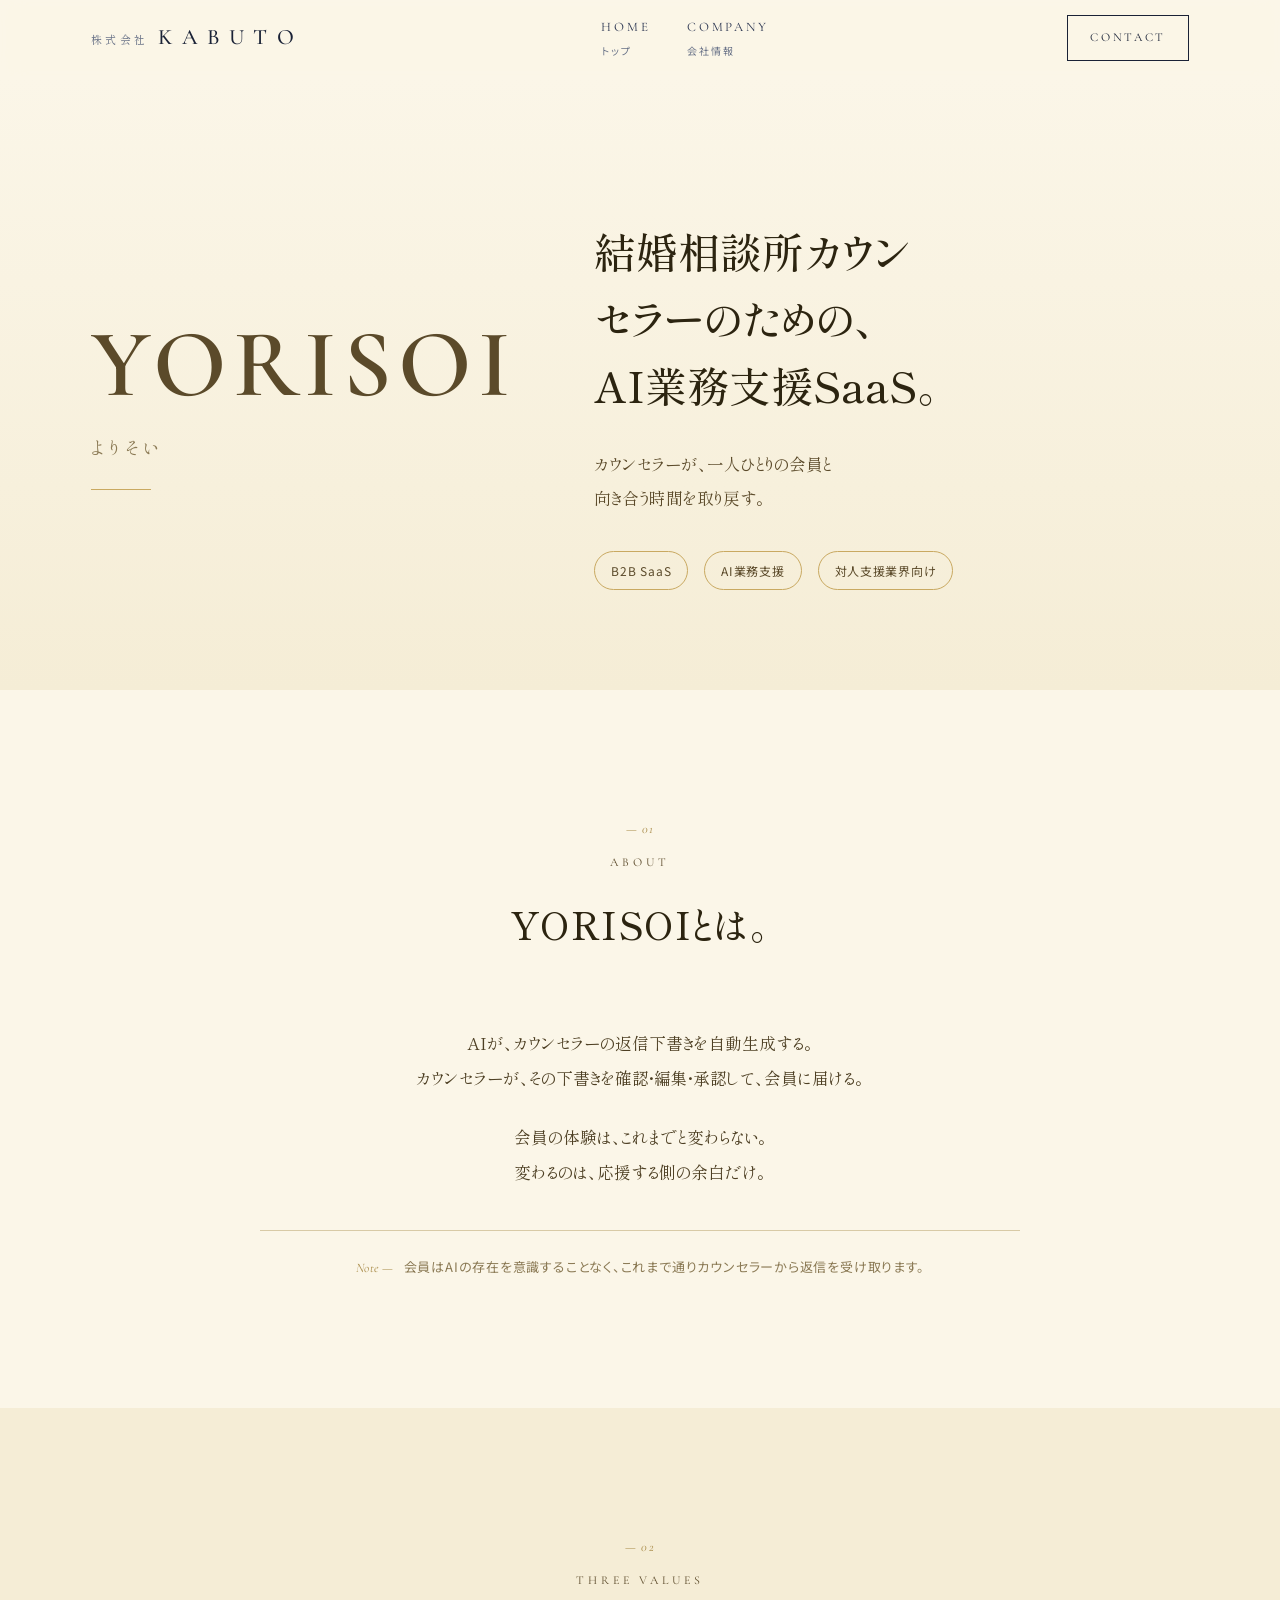
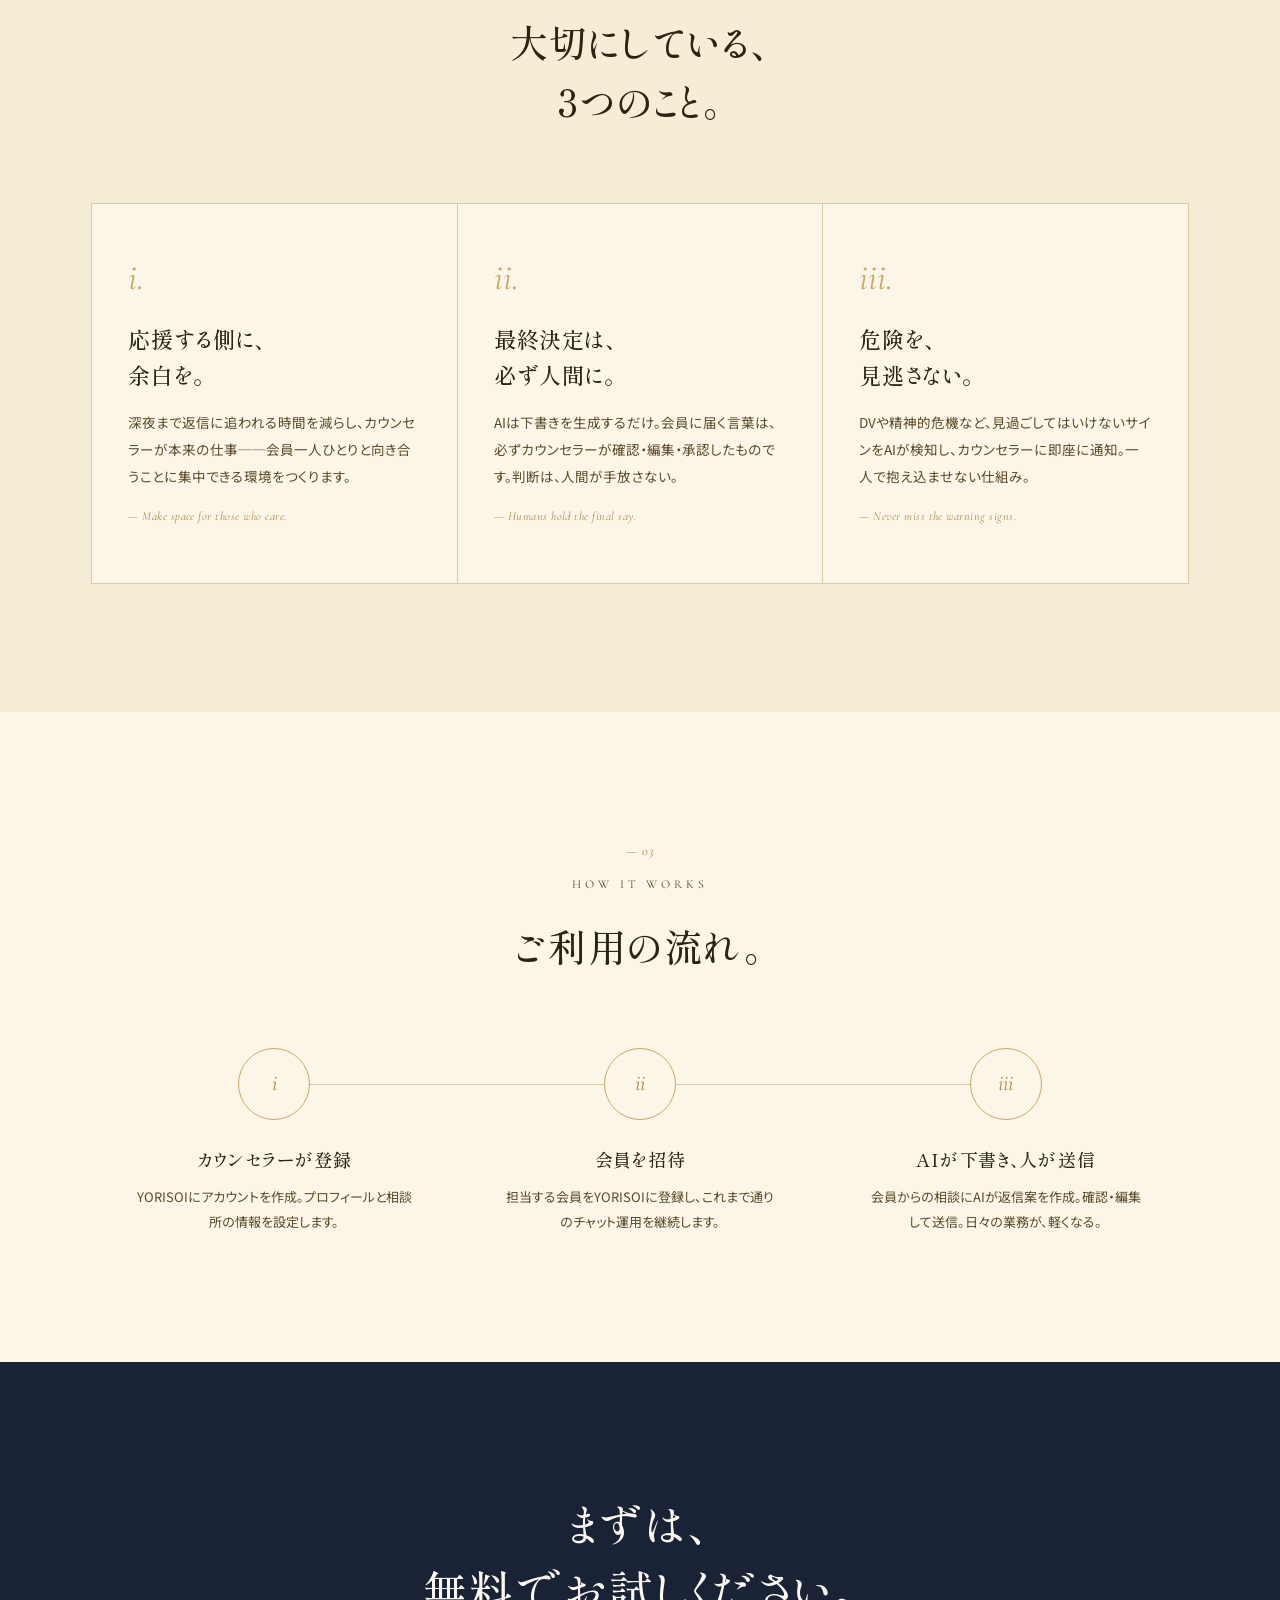
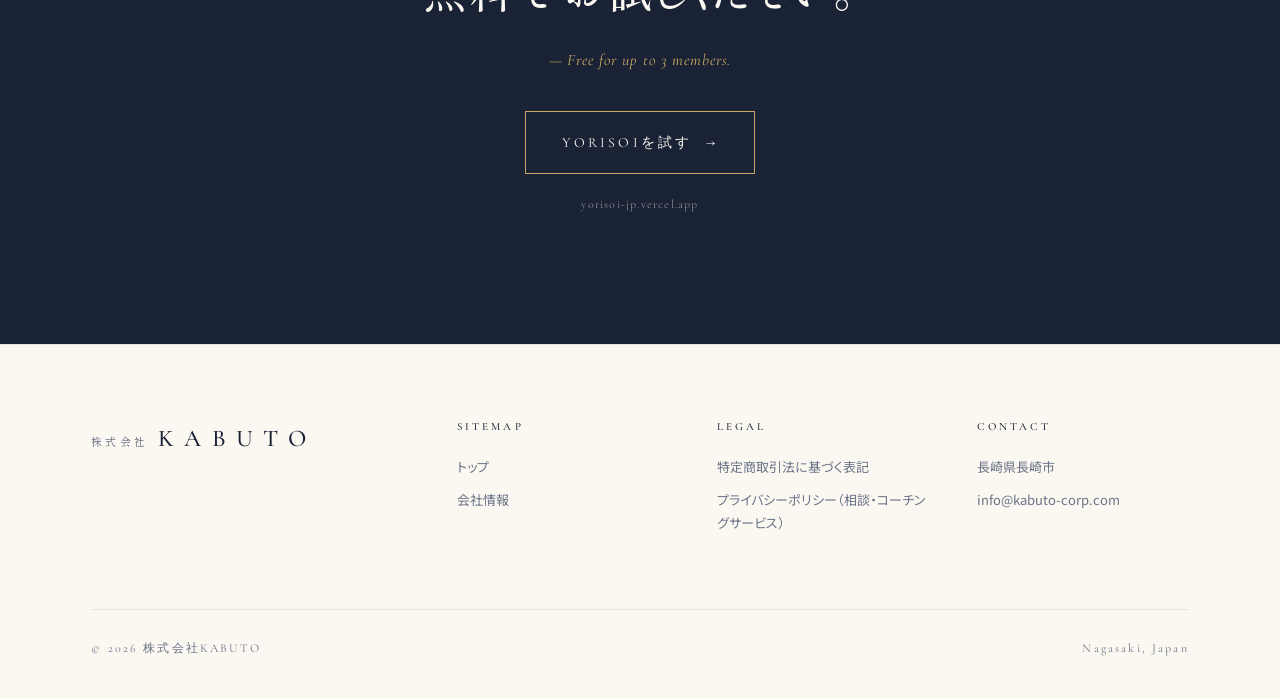
<file: yorisoi.html>
<!doctype html>
<html lang="ja">
<head>
<meta charset="utf-8" />
<meta name="viewport" content="width=device-width, initial-scale=1" />
<title>YORISOI（よりそい）— 結婚相談所カウンセラーのためのAI業務支援SaaS | KABUTO</title>
<meta name="description" content="YORISOIは、結婚相談所カウンセラーの返信業務をAIが支援するB2B SaaS。カウンセラーが、一人ひとりの会員と向き合う時間を取り戻すために。" />
<link rel="preconnect" href="https://fonts.googleapis.com">
<link rel="preconnect" href="https://fonts.gstatic.com" crossorigin>
<link href="https://fonts.googleapis.com/css2?family=Cormorant+Garamond:ital,wght@0,400;0,500;0,600;1,400;1,500&family=Shippori+Mincho:wght@400;500;600;700&family=Noto+Sans+JP:wght@300;400;500;600&family=Inter:wght@400;500&display=swap" rel="stylesheet">
<link rel="stylesheet" href="styles.css" />
<style>
  /* ============= YORISOI palette tweak — more cream/beige feel ============= */
  body.yorisoi-page { background: #fbf6e8; }
  .yorisoi-page .site-header { background: rgba(251, 246, 232, 0.86); }

  /* ---- Hero ---- */
  .y-hero {
    padding-top: clamp(80px, 11vw, 140px);
    padding-bottom: clamp(60px, 8vw, 100px);
    background: linear-gradient(180deg, #fbf6e8 0%, #f5edd6 100%);
  }
  .y-hero .container { display: grid; grid-template-columns: 0.85fr 1.15fr; gap: 64px; align-items: center; }
  .y-hero .logo-wrap {
    display: flex; flex-direction: column; gap: 18px;
    min-width: 0;
  }
  .y-hero .logo-en {
    font-family: var(--serif-en); font-weight: 600;
    font-size: clamp(56px, 8vw, 96px);
    letter-spacing: 0.06em;
    color: #5b4a2a;
    line-height: 1;
    white-space: nowrap;
  }
  .y-hero .logo-jp {
    font-family: var(--serif-jp); font-size: 18px;
    letter-spacing: 0.32em; color: #8b7a55;
  }
  .y-hero .stamp { width: 60px; height: 1px; background: #c9a961; margin-top: 8px; }
  .y-hero h1 {
    font-family: var(--serif-jp); font-weight: 500;
    font-size: clamp(26px, 3.4vw, 42px);
    line-height: 1.6; color: #2c2410;
    margin: 0 0 28px;
  }
  .y-hero .lead-jp {
    font-family: var(--serif-jp);
    font-size: clamp(15px, 1.3vw, 18px);
    line-height: 2.05;
    color: #5b4a2a;
  }
  .y-hero .badges {
    margin-top: 36px;
    display: flex; gap: 16px; flex-wrap: wrap;
  }
  .y-hero .badge {
    font-family: var(--sans-jp);
    font-size: 12px;
    padding: 8px 16px;
    border: 1px solid #c9a961;
    color: #5b4a2a;
    border-radius: 100px;
    letter-spacing: 0.06em;
    white-space: nowrap;
  }

  /* ---- Section pattern reuse with cream tone ---- */
  .yorisoi-page .section { padding: clamp(80px, 10vw, 140px) 0; }
  .yorisoi-page .section-band { background: #f5edd6; }
  .yorisoi-page .section-paper { background: #fbf6e8; }

  .y-section-head {
    text-align: center;
    margin-bottom: 72px;
  }
  .y-section-head .num {
    font-family: var(--serif-en); font-style: italic;
    font-size: 13px; color: #a88b48; letter-spacing: 0.08em;
    display: block; margin-bottom: 10px;
  }
  .y-section-head .lab {
    font-family: var(--serif-en); font-size: 12px;
    letter-spacing: 0.32em; color: #5b4a2a; text-transform: uppercase;
    display: block; margin-bottom: 22px;
  }
  .y-section-head h2 {
    font-family: var(--serif-jp); font-weight: 500;
    font-size: clamp(26px, 3.2vw, 38px);
    line-height: 1.55; color: #2c2410;
    letter-spacing: 0.04em;
  }

  /* ---- About ---- */
  .y-about {
    max-width: 760px; margin: 0 auto;
  }
  .y-about p {
    font-family: var(--serif-jp); font-size: clamp(15px, 1.3vw, 18px);
    line-height: 2.1; color: #4d3f23; text-align: center;
    margin: 0 0 24px;
  }
  .y-about .note {
    font-family: var(--sans-jp); font-size: 13px;
    color: #8b7a55;
    text-align: center;
    border-top: 1px solid #d8caa6;
    padding-top: 24px;
    margin-top: 40px;
    letter-spacing: 0.06em;
  }
  .y-about .note em {
    font-family: var(--serif-en); font-style: italic;
    margin-right: 10px; color: #a88b48; letter-spacing: 0.04em;
  }

  /* ---- Three values ---- */
  .y-values {
    display: grid; grid-template-columns: repeat(3, 1fr);
    gap: 1px;
    background: #d8caa6;
    border: 1px solid #d8caa6;
  }
  .y-values .v {
    background: #fbf6e8;
    padding: 56px 36px;
  }
  .y-values .v .num {
    font-family: var(--serif-en); font-style: italic;
    font-size: 36px; color: #c9a961;
    line-height: 1;
    margin-bottom: 24px;
  }
  .y-values .v h3 {
    font-family: var(--serif-jp); font-weight: 500;
    font-size: 22px; line-height: 1.65;
    color: #2c2410; margin: 0 0 16px;
    letter-spacing: 0.04em;
  }
  .y-values .v p {
    font-family: var(--sans-jp); font-size: 13.5px;
    line-height: 2; color: #5b4a2a; margin: 0;
  }
  .y-values .v .en {
    display: block;
    font-family: var(--serif-en); font-style: italic;
    font-size: 12px; color: #a88b48;
    margin-top: 16px; letter-spacing: 0.04em;
  }

  /* ---- Flow / steps ---- */
  .y-flow {
    display: grid; grid-template-columns: 1fr 1fr 1fr;
    gap: 0;
    position: relative;
    align-items: start;
  }
  .y-flow::before {
    content: ""; position: absolute;
    top: 36px; left: 16%; right: 16%;
    height: 1px; background: #d8caa6;
    z-index: 0;
  }
  .y-flow .step {
    position: relative; z-index: 1;
    text-align: center;
    padding: 0 24px;
  }
  .y-flow .step .dot {
    width: 72px; height: 72px;
    border-radius: 50%;
    background: #fbf6e8;
    border: 1px solid #c9a961;
    display: inline-flex;
    align-items: center; justify-content: center;
    font-family: var(--serif-en); font-style: italic;
    font-size: 22px; color: #a88b48;
    margin-bottom: 28px;
  }
  .y-flow .step h3 {
    font-family: var(--serif-jp); font-weight: 500;
    font-size: 18px; color: #2c2410;
    margin: 0 0 12px;
    letter-spacing: 0.04em;
  }
  .y-flow .step p {
    font-family: var(--sans-jp); font-size: 13px;
    line-height: 1.95; color: #5b4a2a;
    margin: 0;
    max-width: 280px;
    margin-left: auto; margin-right: auto;
  }

  /* ---- CTA ---- */
  .y-cta {
    background: #1a2236;
    color: #fbf8f1;
    text-align: center;
  }
  .y-cta h2 {
    font-family: var(--serif-jp); font-weight: 500;
    font-size: clamp(28px, 3.6vw, 44px);
    line-height: 1.5; color: #fbf8f1;
    margin: 0 0 24px;
    letter-spacing: 0.04em;
  }
  .y-cta .free {
    font-family: var(--serif-en); font-style: italic;
    font-size: 16px; color: #c9a961;
    margin-bottom: 36px; letter-spacing: 0.06em;
  }
  .y-cta .btn {
    border-color: #c9a961;
    color: #fbf8f1;
    background: transparent;
    padding: 18px 36px;
    font-size: 14px;
  }
  .y-cta .btn:hover {
    background: #c9a961; border-color: #c9a961; color: #1a2236;
  }
  .y-cta .url {
    margin-top: 20px;
    font-family: var(--serif-en); font-size: 12px;
    color: rgba(251,248,241,0.5);
    letter-spacing: 0.1em;
  }

  /* ---- responsive ---- */
  @media (max-width: 900px) {
    .y-hero .container { grid-template-columns: 1fr; gap: 40px; }
    .y-values { grid-template-columns: 1fr; }
    .y-flow { grid-template-columns: 1fr; gap: 56px; }
    .y-flow::before { display: none; }
  }
</style>
</head>
<body class="yorisoi-page">

<main>

  <!-- =================== HERO =================== -->
  <section class="y-hero">
    <div class="container">
      <div class="logo-wrap">
        <div class="logo-en">YORISOI</div>
        <div class="logo-jp">よりそい</div>
        <div class="stamp"></div>
      </div>
      <div>
        <h1>結婚相談所カウンセラーのための、<br/>AI業務支援SaaS。</h1>
        <p class="lead-jp">カウンセラーが、一人ひとりの会員と<br/>向き合う時間を取り戻す。</p>
        <div class="badges">
          <span class="badge">B2B SaaS</span>
          <span class="badge">AI業務支援</span>
          <span class="badge">対人支援業界向け</span>
        </div>
      </div>
    </div>
  </section>

  <!-- =================== ABOUT =================== -->
  <section class="section section-paper">
    <div class="container">
      <div class="y-section-head">
        <span class="num">— 01</span>
        <span class="lab">About</span>
        <h2>YORISOIとは。</h2>
      </div>
      <div class="y-about">
        <p>AIが、カウンセラーの返信下書きを自動生成する。<br/>カウンセラーが、その下書きを確認・編集・承認して、会員に届ける。</p>
        <p>会員の体験は、これまでと変わらない。<br/>変わるのは、応援する側の余白だけ。</p>
        <div class="note">
          <em>Note —</em>会員はAIの存在を意識することなく、これまで通りカウンセラーから返信を受け取ります。
        </div>
      </div>
    </div>
  </section>

  <!-- =================== 3 VALUES =================== -->
  <section class="section section-band">
    <div class="container">
      <div class="y-section-head">
        <span class="num">— 02</span>
        <span class="lab">Three Values</span>
        <h2>大切にしている、<br/>3つのこと。</h2>
      </div>
      <div class="y-values">
        <div class="v">
          <div class="num">i.</div>
          <h3>応援する側に、<br/>余白を。</h3>
          <p>深夜まで返信に追われる時間を減らし、カウンセラーが本来の仕事──会員一人ひとりと向き合うことに集中できる環境をつくります。</p>
          <span class="en">— Make space for those who care.</span>
        </div>
        <div class="v">
          <div class="num">ii.</div>
          <h3>最終決定は、<br/>必ず人間に。</h3>
          <p>AIは下書きを生成するだけ。会員に届く言葉は、必ずカウンセラーが確認・編集・承認したものです。判断は、人間が手放さない。</p>
          <span class="en">— Humans hold the final say.</span>
        </div>
        <div class="v">
          <div class="num">iii.</div>
          <h3>危険を、<br/>見逃さない。</h3>
          <p>DVや精神的危機など、見過ごしてはいけないサインをAIが検知し、カウンセラーに即座に通知。一人で抱え込ませない仕組み。</p>
          <span class="en">— Never miss the warning signs.</span>
        </div>
      </div>
    </div>
  </section>

  <!-- =================== FLOW =================== -->
  <section class="section section-paper">
    <div class="container">
      <div class="y-section-head">
        <span class="num">— 03</span>
        <span class="lab">How it works</span>
        <h2>ご利用の流れ。</h2>
      </div>
      <div class="y-flow">
        <div class="step">
          <div class="dot">i</div>
          <h3>カウンセラーが登録</h3>
          <p>YORISOIにアカウントを作成。プロフィールと相談所の情報を設定します。</p>
        </div>
        <div class="step">
          <div class="dot">ii</div>
          <h3>会員を招待</h3>
          <p>担当する会員をYORISOIに登録し、これまで通りのチャット運用を継続します。</p>
        </div>
        <div class="step">
          <div class="dot">iii</div>
          <h3>AIが下書き、人が送信</h3>
          <p>会員からの相談にAIが返信案を作成。確認・編集して送信。日々の業務が、軽くなる。</p>
        </div>
      </div>
    </div>
  </section>

  <!-- =================== CTA =================== -->
  <section class="section y-cta">
    <div class="container">
      <h2>まずは、<br/>無料でお試しください。</h2>
      <p class="free">— Free for up to 3 members.</p>
      <a href="https://yorisoi-jp.vercel.app" class="btn" target="_blank" rel="noopener">YORISOIを試す <span class="arr">→</span></a>
      <div class="url">yorisoi-jp.vercel.app</div>
    </div>
  </section>

</main>

<script src="partials.js"></script>
<script>KABUTO.mountChrome('yorisoi');</script>
</body>
</html>
</file>
<file: styles.css>
/* =========================================================
   KABUTO Corporate — shared tokens & base
   Tone: quiet, restrained, Toranomon-Hills-style Japanese
   corporate. Navy + warm beige on off-white.
   ========================================================= */

:root {
  /* Color */
  --bg:           #fbf8f1;   /* off-white, warm */
  --bg-alt:       #f5f0e4;  /* slightly warmer band */
  --paper:        #ffffff;
  --ink:          #1a2236;  /* navy ink, used as primary text */
  --ink-2:        #2c3651;  /* secondary navy */
  --ink-mute:     #6a7388;  /* muted */
  --rule:         #d9d2c1;  /* warm hairline */
  --rule-soft:    #ebe5d4;
  --accent:       #c9a961;  /* warm gold */
  --accent-deep:  #a88b48;
  --accent-soft:  #e8dcb8;

  /* Type */
  --serif-jp: "Shippori Mincho", "Hiragino Mincho ProN", "YuMincho", "Yu Mincho", "Noto Serif JP", serif;
  --sans-jp:  "Noto Sans JP", "Hiragino Kaku Gothic ProN", "Yu Gothic", "Meiryo", sans-serif;
  --serif-en: "Cormorant Garamond", "EB Garamond", Georgia, serif;
  --sans-en:  "Inter", -apple-system, BlinkMacSystemFont, "Helvetica Neue", Arial, sans-serif;

  /* Spacing scale */
  --s-1: 4px;
  --s-2: 8px;
  --s-3: 12px;
  --s-4: 16px;
  --s-5: 24px;
  --s-6: 32px;
  --s-7: 48px;
  --s-8: 64px;
  --s-9: 96px;
  --s-10: 128px;
  --s-11: 160px;

  /* Layout */
  --max: 1200px;
  --gutter: clamp(20px, 4vw, 56px);
}

* { box-sizing: border-box; }

html, body {
  margin: 0;
  padding: 0;
  background: var(--bg);
  color: var(--ink);
  font-family: var(--sans-jp);
  font-size: 16px;
  line-height: 1.8;
  -webkit-font-smoothing: antialiased;
  text-rendering: optimizeLegibility;
  font-feature-settings: "palt" 1;
}

a { color: inherit; text-decoration: none; }
img { max-width: 100%; display: block; }
button { font: inherit; background: none; border: 0; color: inherit; cursor: pointer; }

::selection { background: var(--accent-soft); color: var(--ink); }

/* ---------- Layout primitives ---------- */
.container {
  max-width: var(--max);
  margin: 0 auto;
  padding-left: var(--gutter);
  padding-right: var(--gutter);
}

.section {
  padding: clamp(80px, 11vw, 160px) 0;
  position: relative;
}

.section-band {
  background: var(--bg-alt);
}

.section-paper {
  background: var(--paper);
}

/* ---------- Type ---------- */
.eyebrow {
  font-family: var(--serif-en);
  font-style: italic;
  font-weight: 400;
  letter-spacing: 0.18em;
  font-size: 13px;
  color: var(--accent-deep);
  text-transform: uppercase;
  display: inline-flex;
  align-items: center;
  gap: 12px;
}
.eyebrow::before {
  content: "";
  width: 28px;
  height: 1px;
  background: var(--accent);
  display: inline-block;
}

.section-label {
  font-family: var(--serif-en);
  font-weight: 500;
  letter-spacing: 0.32em;
  font-size: 12px;
  color: var(--ink-mute);
  text-transform: uppercase;
}

.section-num {
  font-family: var(--serif-en);
  font-style: italic;
  font-size: 13px;
  letter-spacing: 0.1em;
  color: var(--accent-deep);
}

h1, h2, h3, h4 { margin: 0; font-weight: 500; line-height: 1.3; }
h1, h2, h3 { text-wrap: balance; }

.h-display {
  font-family: var(--serif-jp);
  font-weight: 500;
  font-size: clamp(34px, 5.4vw, 68px);
  line-height: 1.45;
  letter-spacing: 0.02em;
  color: var(--ink);
}

.h-section {
  font-family: var(--serif-jp);
  font-weight: 500;
  font-size: clamp(26px, 3.4vw, 40px);
  line-height: 1.5;
  letter-spacing: 0.04em;
}

.h-en {
  font-family: var(--serif-en);
  font-weight: 500;
  font-style: italic;
  font-size: clamp(22px, 2.4vw, 30px);
  line-height: 1.3;
  letter-spacing: 0.01em;
  color: var(--ink-2);
}

.body-jp {
  font-family: var(--sans-jp);
  font-size: 15px;
  line-height: 2;
  color: var(--ink-2);
}

.body-en {
  font-family: var(--serif-en);
  font-style: italic;
  font-size: 16px;
  line-height: 1.7;
  color: var(--ink-mute);
}

.lead {
  font-family: var(--serif-jp);
  font-size: clamp(17px, 1.5vw, 20px);
  line-height: 2;
  color: var(--ink-2);
}

/* ---------- Header / Nav ---------- */
.site-header {
  position: sticky;
  top: 0;
  z-index: 50;
  background: rgba(251, 248, 241, 0.86);
  backdrop-filter: saturate(140%) blur(12px);
  -webkit-backdrop-filter: saturate(140%) blur(12px);
  border-bottom: 1px solid transparent;
  transition: border-color .3s ease, background .3s ease;
}
.site-header.is-scrolled {
  border-bottom-color: var(--rule-soft);
}
.nav {
  display: flex;
  align-items: center;
  justify-content: space-between;
  height: 76px;
}
.brand {
  display: flex;
  align-items: baseline;
  gap: 10px;
}
.brand-mark {
  font-family: var(--serif-en);
  font-weight: 500;
  font-size: 22px;
  letter-spacing: 0.42em;
  color: var(--ink);
}
.brand-jp {
  font-family: var(--serif-jp);
  font-size: 11px;
  letter-spacing: 0.3em;
  color: var(--ink-mute);
}
.nav-links {
  display: flex;
  align-items: center;
  gap: 36px;
}
.nav-links a {
  font-family: var(--serif-en);
  font-size: 13px;
  letter-spacing: 0.22em;
  color: var(--ink-2);
  text-transform: uppercase;
  position: relative;
  padding: 6px 0;
  transition: color .25s;
}
.nav-links a small {
  display: block;
  font-family: var(--sans-jp);
  font-size: 10px;
  letter-spacing: 0.2em;
  color: var(--ink-mute);
  margin-top: 2px;
  text-transform: none;
}
.nav-links a:hover { color: var(--accent-deep); }
.nav-links a.is-active::after {
  content: "";
  position: absolute;
  bottom: -2px; left: 0; right: 60%;
  height: 1px;
  background: var(--accent);
}
.nav-cta {
  font-family: var(--serif-en);
  font-size: 12px;
  letter-spacing: 0.22em;
  border: 1px solid var(--ink);
  padding: 11px 22px;
  color: var(--ink);
  text-transform: uppercase;
  transition: all .25s;
}
.nav-cta:hover {
  background: var(--ink);
  color: var(--bg);
}

/* ---------- Footer ---------- */
.site-footer {
  border-top: 1px solid var(--rule-soft);
  background: var(--bg);
  padding: 72px 0 40px;
  font-family: var(--sans-jp);
  font-size: 13px;
  color: var(--ink-mute);
}
.footer-grid {
  display: grid;
  grid-template-columns: 1.5fr 1fr 1fr 1fr;
  gap: 48px;
  align-items: start;
}
.footer-brand .brand-mark { font-size: 24px; }
.footer-brand p { margin: 18px 0 0; line-height: 1.9; max-width: 340px; }
.footer-col h5 {
  font-family: var(--serif-en);
  font-weight: 500;
  font-size: 11px;
  letter-spacing: 0.28em;
  color: var(--ink);
  text-transform: uppercase;
  margin: 0 0 18px;
}
.footer-col ul { list-style: none; padding: 0; margin: 0; }
.footer-col li { margin-bottom: 10px; }
.footer-col a:hover { color: var(--accent-deep); }
.footer-bottom {
  margin-top: 64px;
  padding-top: 28px;
  border-top: 1px solid var(--rule-soft);
  display: flex;
  justify-content: space-between;
  align-items: center;
  font-family: var(--serif-en);
  font-size: 12px;
  letter-spacing: 0.18em;
  color: var(--ink-mute);
}

/* ---------- Buttons ---------- */
.btn {
  display: inline-flex;
  align-items: center;
  gap: 14px;
  padding: 16px 28px;
  font-family: var(--serif-en);
  font-size: 13px;
  letter-spacing: 0.22em;
  text-transform: uppercase;
  border: 1px solid var(--ink);
  color: var(--ink);
  background: transparent;
  transition: all .3s ease;
  white-space: nowrap;
}
.btn .arr { transition: transform .3s ease; display: inline-block; }
.btn:hover { background: var(--ink); color: var(--bg); }
.btn:hover .arr { transform: translateX(4px); }

.btn-primary {
  background: var(--ink);
  color: var(--bg);
}
.btn-primary:hover { background: var(--accent-deep); border-color: var(--accent-deep); }

.btn-ghost {
  border-color: transparent;
  padding-left: 0;
}
.btn-ghost:hover {
  background: transparent;
  color: var(--accent-deep);
}

/* ---------- Section header pattern ---------- */
.section-head {
  display: grid;
  grid-template-columns: 200px 1fr;
  gap: 56px;
  margin-bottom: 72px;
  align-items: baseline;
}
.section-head .meta {
  display: flex;
  flex-direction: column;
  gap: 8px;
}
.section-head .meta .num {
  font-family: var(--serif-en);
  font-style: italic;
  font-size: 14px;
  color: var(--accent-deep);
  letter-spacing: 0.05em;
}
.section-head .meta .lab {
  font-family: var(--serif-en);
  font-size: 12px;
  letter-spacing: 0.32em;
  text-transform: uppercase;
  color: var(--ink);
}
.section-head .meta .lab-jp {
  font-family: var(--serif-jp);
  font-size: 11px;
  letter-spacing: 0.3em;
  color: var(--ink-mute);
}
.section-head .heading h2 {
  margin-bottom: 18px;
}

/* ---------- Hairlines / vertical rule motif ---------- */
.vrule {
  width: 1px;
  background: var(--rule);
  height: 56px;
  margin: 0 auto;
}

/* ---------- Responsive ---------- */
@media (max-width: 880px) {
  .nav-links { display: none; }
  .section-head {
    grid-template-columns: 1fr;
    gap: 24px;
    margin-bottom: 48px;
  }
  .footer-grid {
    grid-template-columns: 1fr 1fr;
    gap: 40px;
  }
}
@media (max-width: 560px) {
  .footer-grid { grid-template-columns: 1fr; }
  .footer-bottom { flex-direction: column; gap: 14px; align-items: flex-start; }
}
</file>
